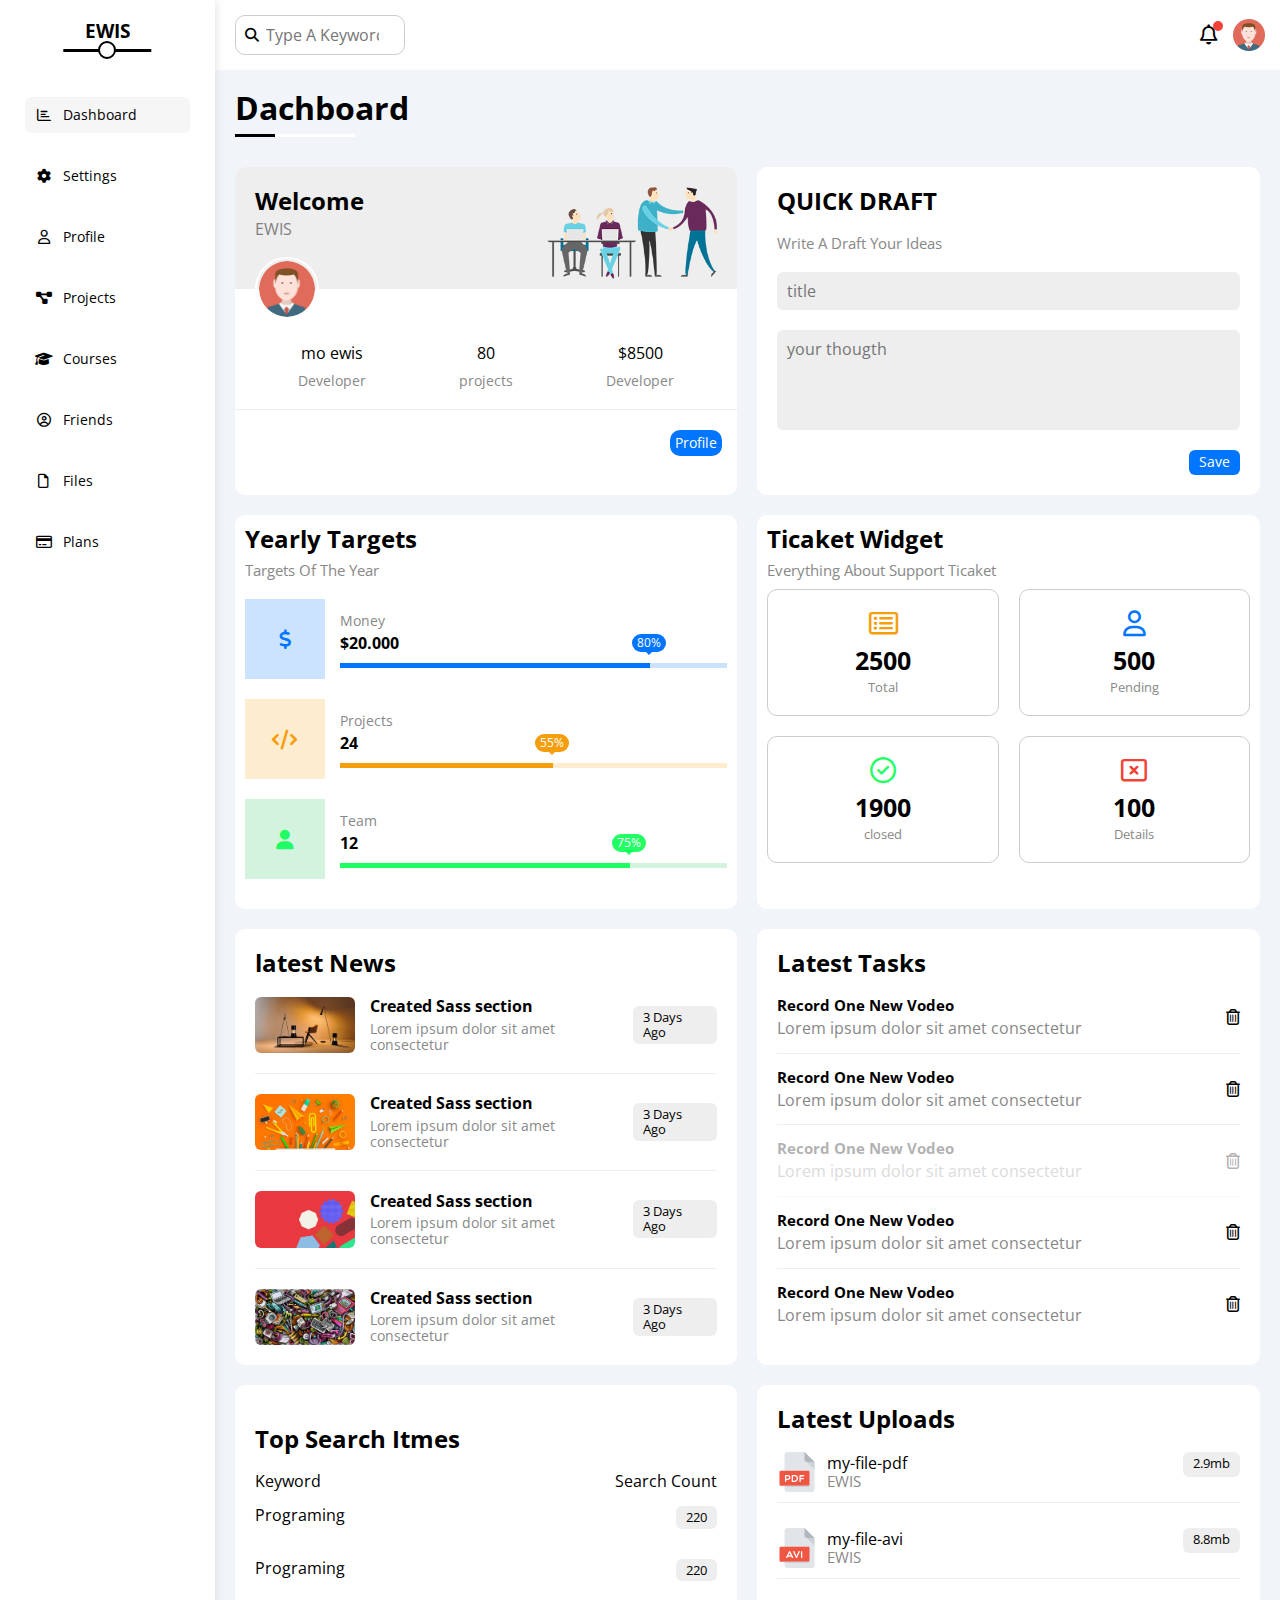
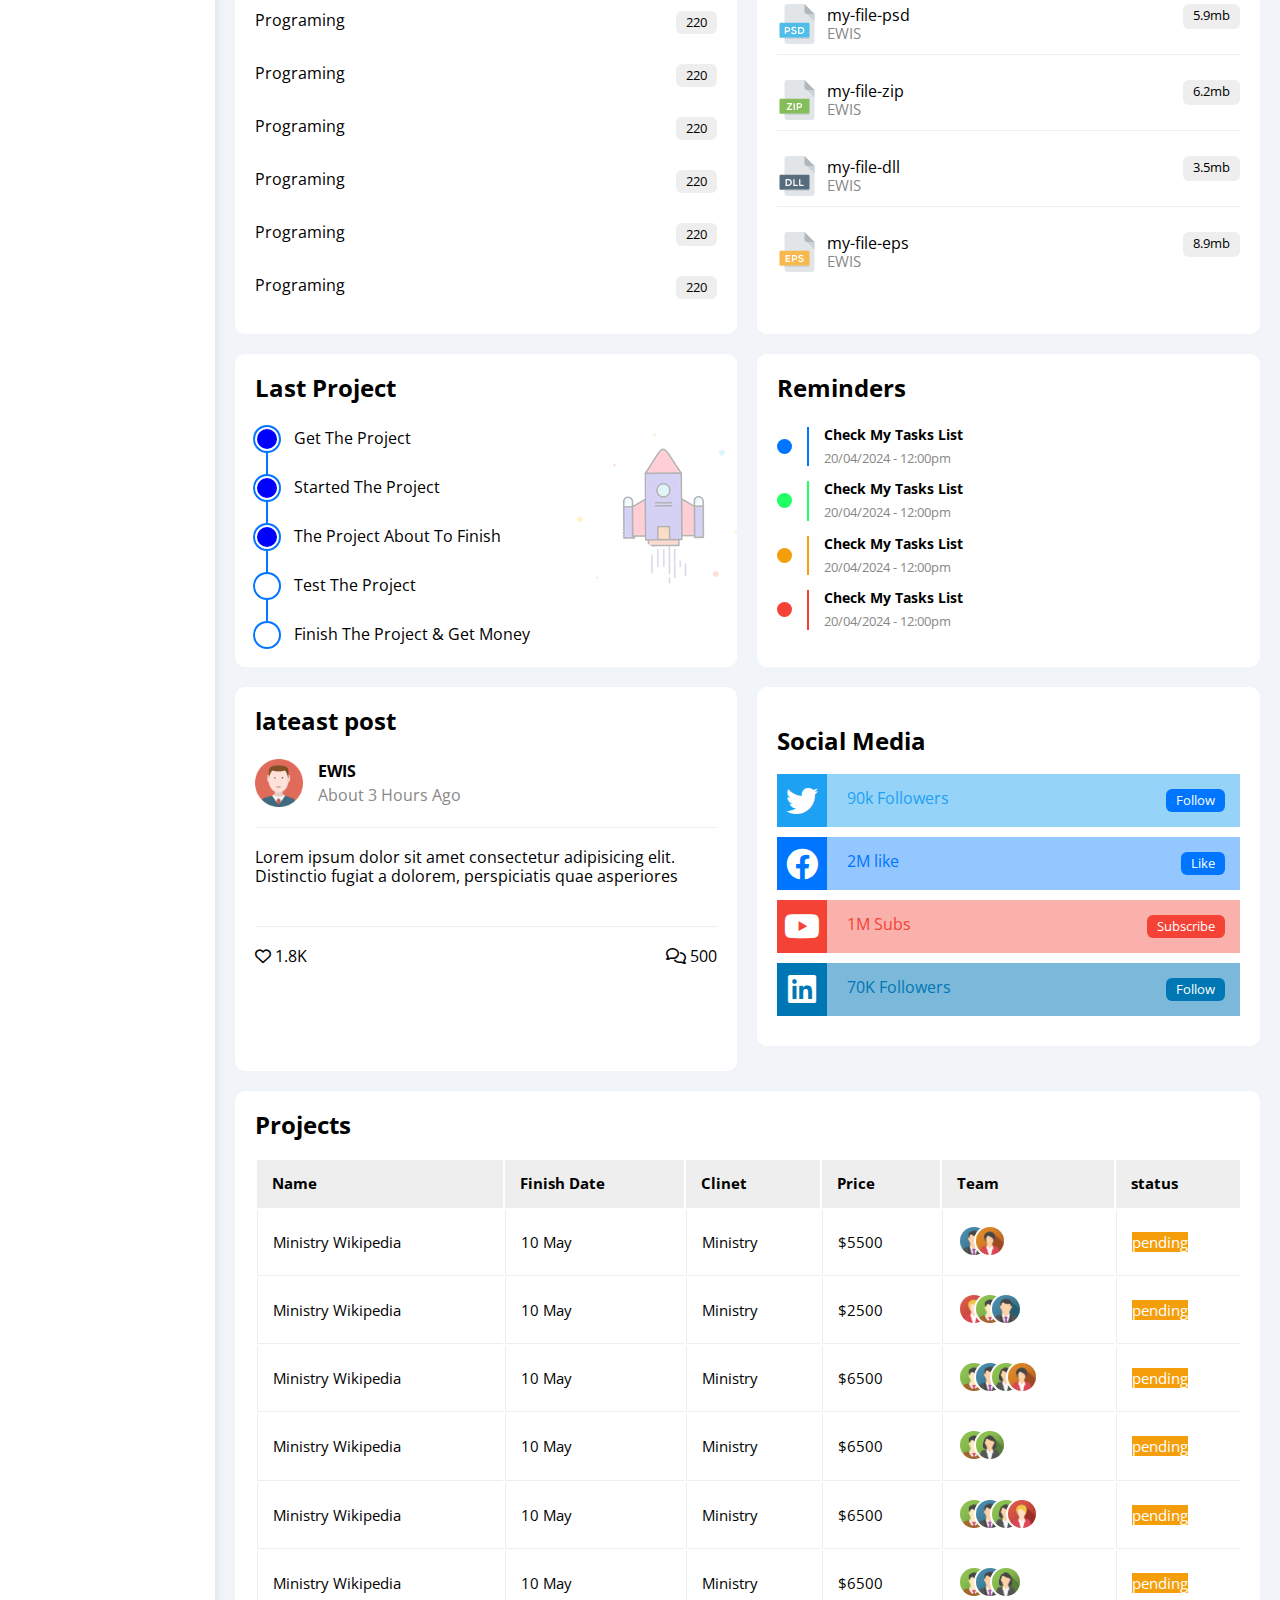
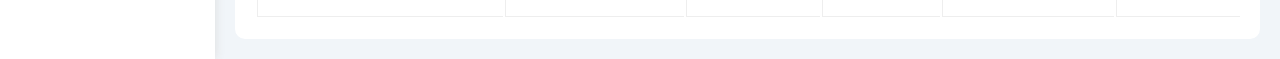
<file: index.html>
<!DOCTYPE html>
<html lang="en">
<head>
    <meta charset="UTF-8">
    <meta name="viewport" content="width=device-width, initial-scale=1.0">
    <title>Dashboard</title>
    <link rel="stylesheet" href="css/index.css">
    <link rel="stylesheet" href="css/frmework.css">
    <link rel="stylesheet" href="css/all.min.css">
    <link rel="stylesheet" href="css/Normalize.css">
    <link rel="preconnect" href="https://fonts.googleapis.com">
    <link rel="preconnect" href="https://fonts.gstatic.com" crossorigin>
    <link
        href="https://fonts.googleapis.com/css2?family=Cairo:wght@200..1000&family=Open+Sans:ital@0;1&family=Poppins:wght@300;400;700;800&family=Ubuntu&family=Work+Sans:ital,wght@0,100..900;1,100..900&display=swap"rel="stylesheet">
</head>
<body>
    <div class="page d-flex">
        <div class="sidebar bg-white p-20 p-relative">
            <h3 class="p-relative txt-c mt-0">EWIS</h3>
<ul>
    <li>
        <a class="active d-flex align-center fs-14 c-black rad-6 p-10" href="index.html">
            <i class="fa-regular fa-chart-bar fa-fw"></i>
            <span>Dashboard</span>
        </a>
    </li>
    <li>
        <a class="d-flex align-center fs-14 c-black rad-6 p-10" href="settings.html">
            <i class="fa-solid fa-gear fa-fw"></i>
            <span>Settings</span>
        </a>
    </li>
    <li>
        <a class="d-flex align-center fs-14 c-black rad-6 p-10" href="profile.html">
            <i class="fa-regular fa-user fa-fw"></i>
            <span>Profile</span>
        </a>
    </li>
    <li>
        <a class="d-flex align-center fs-14 c-black rad-6 p-10" href="projects.html">
            <i class="fa-solid fa-diagram-project fa-fw"></i>
            <span>Projects</span>
        </a>
    </li>
    <li>
        <a class="d-flex align-center fs-14 c-black rad-6 p-10" href="courses.html">
            <i class="fa-solid fa-graduation-cap fa-fw"></i>
            <span>Courses</span>
        </a>
    </li>
    <li>
        <a class="d-flex align-center fs-14 c-black rad-6 p-10" href="friends.html">
            <i class="fa-regular fa-circle-user fa-fw"></i>
            <span>Friends</span>
        </a>
    </li>
    <li>
        <a class="d-flex align-center fs-14 c-black rad-6 p-10" href="files.html">
            <i class="fa-regular fa-file fa-fw"></i>
            <span>Files</span>
        </a>
    </li>
    <li>
        <a class="d-flex align-center fs-14 c-black rad-6 p-10" href="plans.html">
            <i class="fa-regular fa-credit-card fa-fw"></i>
            <span>Plans</span>
        </a>
    </li>
</ul>
        </div>
        <div class="content w-full">
            <div class="head bg-white p-15 between-flex">
                <div class="search p-relative">
                    <input class="p-10" type="search" placeholder="Type A Keyword">
                </div>
                <div class="icons d-flex align-center ">
                    <span class="notification p-relative">
                        <i class="fa-regular fa-bell fa-lg"></i>
                    </span>
                    <img src="image/avatar.png" alt="">
                </div>
            </div>
            <h1 class="p-relative">Dachboard</h1>
            <div class="wrapper d-grid gap-20">
                <div class="welcome bg-white txt-c-mobile block-mobile">
                    <div class="intro d-flex space-between p-20 bg-eee">
                        <div>
                            <h2 class="m-0">Welcome</h2>
                            <p class="c-grey mt-5">EWIS</p>
                        </div>
                        <img src="image/welcome.png" alt="">
                    </div>
                    <img src="image/avatar.png" alt="" class="avatar">
                    <div class="body txt-c d-flex p-20 block-mobile mb-20">
                    <div>mo ewis<span>Developer</span></div>
                        <div>80<span>projects</span></div>
                        <div>$8500<span>Developer</span></div>
                    </div>
                    <a class="visit btn-shape" href="#profile.html">Profile</a>
                </div>
                <!--start quick draft widget-->
                <div class="quick-draft">
                    <h2>quick draft</h2>
                    <p>write a draft your ideas</p>
                    <form>
                        <input type="text" placeholder="title">
                        <textarea placeholder="your thougth "></textarea>
                        <input class="save btn-shape" type="submit" value="Save">
                    </form>
                </div>
                <!--end quick draft widget-->
                <!-- start Yearly Targets-->
                <div class="targets">
                    <h2>Yearly Targets</h2>
                    <p>Targets Of The Year</p>
                    <div class="target-row  blue">
                        <div class="icon">
                            <i class="fa-solid fa-dollar-sign fa-lg"></i>
                        </div>
                        <div class="details">
                            <span class="span-one">Money</span>
                            <span class="span-tow">$20.000</span>
                            <div class="progress">
                                <span class="blue" style="width: 80%">
                                    <span>80%</span>
                                </span>
                            </div>
                        </div>
                    </div>
                    <div class="target-row  orange">
                        <div class="icon">
                            <i class="fa-solid fa-code fa-lg"></i>
                        </div>
                        <div class="details">
                            <span class="span-one">Projects</span>
                            <span class="span-tow">24</span>
                            <div class="progress">
                                <span class="orange" style="width: 55%">
                                    <span>55%</span>
                                </span>
                            </div>
                        </div>
                    </div>
                    <div class="target-row  green">
                        <div class="icon">
                            <i class="fa-solid fa-user fa-lg"></i>
                        </div>
                        <div class="details">
                            <span class="span-one">Team</span>
                            <span class="span-tow">12</span>
                            <div class="progress">
                                <span class="green" style="width: 75%">
                                    <span>75%</span>
                                </span>
                            </div>
                        </div>
                    </div>
                </div>
                <!-- end Yearly Targets-->
                <!-- start ticaket widget-->
                <div class="ticaket">
                    <h2>Ticaket Widget</h2>
                    <p>Everything About Support Ticaket</p>
                    <div class="boxs">
                        <div class="box">
                            <i class="fa-regular fa-rectangle-list fa-2x orange"></i>
                            <span>2500</span>
                            Total
                        </div>
                        <div class="box">
                            <i class="fa-regular fa-user fa-2x blue"></i>
                            <span>500</span>
                            Pending
                        </div>
                        <div class="box">
                            <i class="fa-regular fa-circle-check fa-2x green"></i>
                            <span>1900</span>
                            closed
                        </div>
                        <div class="box">
                            <i class="fa-regular fa-rectangle-xmark fa-2x red"></i>
                            <span>100</span>
                            Details
                        </div>
                    </div>
                </div>
                <!-- end ticaket widget-->
                <!-- start latest news-->
                <div class="latest-news">
                    <h2>latest News</h2>
                    <div class="news-row">
                        <img src="image/news-01.png" alt="">
                        <div class="info">
                            <h3>Created Sass section</h3>
                            <p>Lorem ipsum dolor sit amet consectetur</p>
                        </div>
                        <div class="label btn-shape">3 Days Ago</div>
                    </div>
                    <div class="news-row">
                        <img src="image/news-02.png" alt="">
                        <div class="info">
                            <h3>Created Sass section</h3>
                            <p>Lorem ipsum dolor sit amet consectetur</p>
                        </div>
                        <div class="label btn-shape">3 Days Ago</div>
                    </div>
                    <div class="news-row">
                        <img src="image/news-03.png" alt="">
                        <div class="info">
                            <h3>Created Sass section</h3>
                            <p>Lorem ipsum dolor sit amet consectetur</p>
                        </div>
                        <div class="label btn-shape">3 Days Ago</div>
                    </div>
                    <div class="news-row">
                        <img src="image/news-04.png" alt="">
                        <div class="info">
                            <h3>Created Sass section</h3>
                            <p>Lorem ipsum dolor sit amet consectetur</p>
                        </div>
                        <div class="label btn-shape">3 Days Ago</div>
                    </div>
                </div>
                <!-- end latest news-->
                <!--start tasks-->
                <div class="tasks">
                    <h2> Latest Tasks</h2>
                    <div class="task-row">
                        <div class="info">
                            <h3>Record One New Vodeo</h3>
                            <p>Lorem ipsum dolor sit amet consectetur</p>
                        </div>
                        <i class="fa-regular fa-trash-can delete"></i>
                    </div>
                    <div class="task-row">
                        <div class="info">
                            <h3>Record One New Vodeo</h3>
                            <p>Lorem ipsum dolor sit amet consectetur</p>
                        </div>
                        <i class="fa-regular fa-trash-can delete"></i>
                    </div>
                    <div class="task-row done">
                        <div class="info">
                            <h3>Record One New Vodeo</h3>
                            <p>Lorem ipsum dolor sit amet consectetur</p>
                        </div>
                        <i class="fa-regular fa-trash-can delete"></i>
                    </div>
                    <div class="task-row">
                        <div class="info">
                            <h3>Record One New Vodeo</h3>
                            <p>Lorem ipsum dolor sit amet consectetur</p>
                        </div>
                        <i class="fa-regular fa-trash-can delete"></i>
                    </div>
                    <div class="task-row">
                        <div class="info">
                            <h3>Record One New Vodeo</h3>
                            <p>Lorem ipsum dolor sit amet consectetur</p>
                        </div>
                        <i class="fa-regular fa-trash-can delete"></i>
                    </div>
                </div>
                <!--end tasks-->
                <!--start search-->
                <div class="search-items">
                    <h2>Top Search Itmes</h2>
                    <div class="items-head">
                        <div>Keyword</div>
                        <div>Search Count</div>
                    </div>
                    <div class="items">
                        <span>Programing</span>
                        <span class="btn-shape">220</span>
                    </div>
                    <div class="items">
                        <span>Programing</span>
                        <span class="btn-shape">220</span>
                    </div>
                    <div class="items">
                        <span>Programing</span>
                        <span class="btn-shape">220</span>
                    </div>
                    <div class="items">
                        <span>Programing</span>
                        <span class="btn-shape">220</span>
                    </div>
                    <div class="items">
                        <span>Programing</span>
                        <span class="btn-shape">220</span>
                    </div>
                    <div class="items">
                        <span>Programing</span>
                        <span class="btn-shape">220</span>
                    </div>
                    <div class="items">
                        <span>Programing</span>
                        <span class="btn-shape">220</span>
                    </div>
                    <div class="items">
                        <span>Programing</span>
                        <span class="btn-shape">220</span>
                    </div>
                </div>
                <!--end search-->
                <!--start latest uploads-->
                <div class="latest-uploads">
                    <h2>Latest Uploads</h2>
                    <ul>
                        <li>
                            <div class="text-info">
                                <img src="image/pdf.svg" alt="">
                                <div class="info">
                                    <span class="span-one">my-file-pdf</span>
                                    <span class="span-tow">EWIS</span>
                                </div>
                            </div>
                            <div class="btn-shape">2.9mb</div>
                        </li>
                        <li>
                            <div class="text-info">
                                <img src="image/avi.svg" alt="">
                                <div class="info">
                                    <span class="span-one">my-file-avi</span>
                                    <span class="span-tow">EWIS</span>
                                </div>
                            </div>
                            <div class="btn-shape">8.8mb</div>
                        </li>
                        <li>
                            <div class="text-info">
                                <img src="image/psd.svg" alt="">
                                <div class="info">
                                    <span class="span-one">my-file-psd</span>
                                    <span class="span-tow">EWIS</span>
                                </div>
                            </div>
                            <div class="btn-shape">5.9mb</div>
                        </li>
                        <li>
                            <div class="text-info">
                                <img src="image/zip.svg" alt="">
                                <div class="info">
                                    <span class="span-one">my-file-zip</span>
                                    <span class="span-tow">EWIS</span>
                                </div>
                            </div>
                            <div class="btn-shape">6.2mb</div>
                        </li>
                        <li>
                            <div class="text-info">
                                <img src="image/dll.svg" alt="">
                                <div class="info">
                                    <span class="span-one">my-file-dll</span>
                                    <span class="span-tow">EWIS</span>
                                </div>
                            </div>
                            <div class="btn-shape">3.5mb</div>
                        </li>
                        <li>
                            <div class="text-info">
                                <img src="image/eps.svg" alt="">
                                <div class="info">
                                    <span class="span-one">my-file-eps</span>
                                    <span class="span-tow">EWIS</span>
                                </div>
                            </div>
                            <div class="btn-shape">8.9mb</div>
                        </li>
                    </ul>
                </div>
                <!--end latest uploads-->
                <!--start last project-->
                <div class="last-project">
                    <h2>Last Project</h2>
                    <ul>
                        <li class="done">get the project</li>
                        <li class="done">started the project</li>
                        <li class="done">the project about to finish</li>
                        <li class="current">test the project</li>
                        <li>finish the project & get money</li>
                    </ul>
                    <img class="img-icon" src="image/project.png" alt="">
                </div>
                <!--end last project-->
                <!--start reminders-->
                <div class="reminders">
                    <h2>Reminders</h2>
                    <ul>
                        <li>
                            <span class=" c-blue key"></span>
                            <div class="blue">
                                <p>Check My Tasks List</p>
                                <span>20/04/2024 - 12:00pm</span>
                            </div>
                        </li>
                        <li>
                            <span class="c-green key"></span>
                            <div class=" green">
                                <p>Check My Tasks List</p>
                                <span>20/04/2024 - 12:00pm</span>
                            </div>
                        </li>
                        <li>
                            <span class=" c-orange key"></span>
                            <div class="orange">
                                <p>Check My Tasks List</p>
                                <span>20/04/2024 - 12:00pm</span>
                            </div>
                        </li>
                        <li>
                            <span class=" c-red key"></span>
                            <div class="red">
                                <p>Check My Tasks List</p>
                                <span>20/04/2024 - 12:00pm</span>
                            </div>
                        </li>
                    </ul>
                </div>
                <!--end reminders-->
                <!--start latest post-->
                <div class="latest-post">
                    <h2>lateast post</h2>
                    <div class="top">
                        <img class="avatar" src="image/avatar.png" alt="">
                        <div class="info">
                            <span class="span-one">EWIS</span>
                            <span class="span-tow">About 3 Hours Ago</span>
                        </div>
                    </div>
                    <div class="post-content">
                        Lorem ipsum dolor sit amet consectetur adipisicing elit. Distinctio fugiat a dolorem, perspiciatis quae asperiores
                    </div>
                    <div class="post-stats">
                        <div class="icon">
                            <i class="fa-regular fa-heart"></i>
                            <span>1.8K</span>
                        </div>
                        <div class="icon">
                            <i class="fa-regular fa-comments"></i>
                            <span>500</span>
                        </div>
                    </div>
                </div>
                <!--end latest post-->
                <!--start social media-->
                <div class="social-media">
                    <h2>Social Media</h2>
                    <div class="box twitter">
                        <i class="fa-brands fa-twitter fa-2x"></i>
                        <span>90k Followers</span>
                        <a class="btn-shape" href="#">Follow</a>
                    </div>
                    <div class="box facebook">
                        <i class="fa-brands fa-facebook fa-2x"></i>
                        <span>2M like</span>
                        <a class="btn-shape" href="#">Like</a>
                    </div>
                    <div class="box youtube">
                        <i class="fa-brands fa-youtube fa-2x"></i>
                        <span>1M Subs</span>
                        <a class="btn-shape" href="#">Subscribe</a>
                    </div>
                    <div class="box linkedin">
                        <i class="fa-brands fa-linkedin fa-2x"></i>
                        <span>70K Followers</span>
                        <a class="btn-shape" href="#">Follow</a>
                    </div>
                </div>
                <!--start social media-->
        </div>
        <!--start projects table-->
        <div class="projects">
            <h2>Projects</h2>
            <div class="responsive-table">
                <table>
                    <thead>
                        <tr>
                            <td>Name</td>
                            <td>Finish Date</td>
                            <td>Clinet</td>
                            <td>Price</td>
                            <td>Team</td>
                            <td>status</td>
                        </tr>
                    </thead>
                    <tbody>
                        <tr>
                            <td>Ministry Wikipedia</td>
                            <td>10 May</td>
                            <td>Ministry</td>
                            <td>$5500</td>
                            <td>
                                <img src="image/team-01.png" alt="">
                                <img src="image/team-04.png" alt="">
                            </td>
                            <td>
                                <span class="label bg-orange c-white">pending</span>
                            </td>
                        </tr>
                        <tr>
                            <td>Ministry Wikipedia</td>
                            <td>10 May</td>
                            <td>Ministry</td>
                            <td>$2500</td>
                            <td>
                                <img src="image/team-05.png" alt="">
                                <img src="image/team-03.png" alt="">
                                <img src="image/team-01.png" alt="">
                            </td>
                            <td>
                                <span class="label bg-orange c-white">pending</span>
                            </td>
                        </tr>
                        <tr>
                            <td>Ministry Wikipedia</td>
                            <td>10 May</td>
                            <td>Ministry</td>
                            <td>$6500</td>
                            <td>
                                <img src="image/team-03.png" alt="">
                                <img src="image/team-01.png" alt="">
                                <img src="image/team-02.png" alt="">
                                <img src="image/team-04.png" alt="">
                            </td>
                            <td>
                                <span class="label bg-orange c-white">pending</span>
                            </td>
                        </tr>
                        <tr>
                            <td>Ministry Wikipedia</td>
                            <td>10 May</td>
                            <td>Ministry</td>
                            <td>$6500</td>
                            <td>
                                <img src="image/team-03.png" alt="">
                                <img src="image/team-02.png" alt="">
                            </td>
                            <td>
                                <span class="label bg-orange c-white">pending</span>
                            </td>
                        </tr>
                        <tr>
                            <td>Ministry Wikipedia</td>
                            <td>10 May</td>
                            <td>Ministry</td>
                            <td>$6500</td>
                            <td>
                                <img src="image/team-03.png" alt="">
                                <img src="image/team-01.png" alt="">
                                <img src="image/team-02.png" alt="">
                                <img src="image/team-05.png" alt="">
                            </td>
                            <td>
                                <span class="label bg-orange c-white">pending</span>
                            </td>
                        </tr>
                        <tr>
                            <td>Ministry Wikipedia</td>
                            <td>10 May</td>
                            <td>Ministry</td>
                            <td>$6500</td>
                            <td>
                                <img src="image/team-03.png" alt="">
                                <img src="image/team-01.png" alt="">
                                <img src="image/team-02.png" alt="">
                            </td>
                            <td>
                                <span class="label bg-orange c-white">pending</span>
                            </td>
                        </tr>
                    </tbody>
                </table>
            </div>
        </div>
        <!--end projects table-->
    </div>
</body>
</html>
</file>
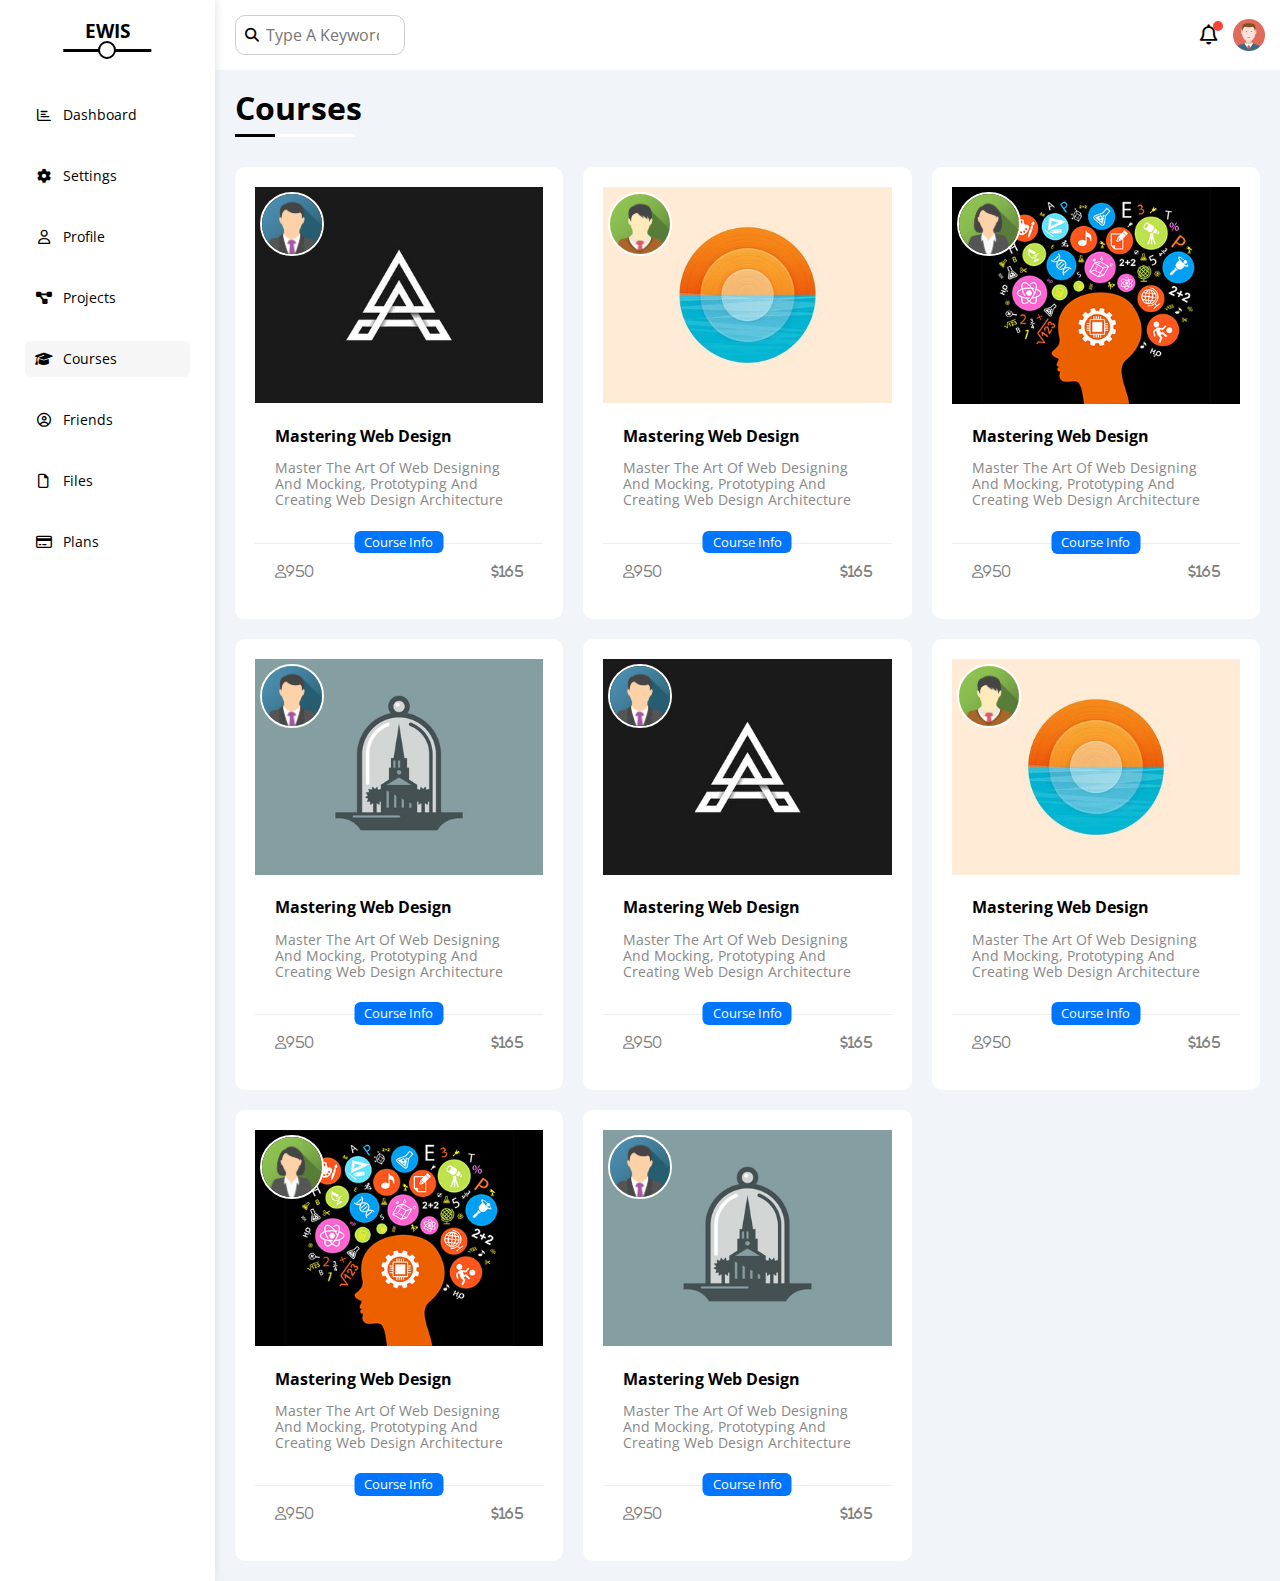
<file: courses.html>
<!DOCTYPE html>
<html lang="en">

<head>
    <meta charset="UTF-8">
    <meta name="viewport" content="width=device-width, initial-scale=1.0">
    <title>Courses</title>
    <link rel="stylesheet" href="css/index.css">
    <link rel="stylesheet" href="css/frmework.css">
    <link rel="stylesheet" href="css/all.min.css">
    <link rel="stylesheet" href="css/Normalize.css">
    <link rel="preconnect" href="https://fonts.googleapis.com">
    <link rel="preconnect" href="https://fonts.gstatic.com" crossorigin>
    <link
        href="https://fonts.googleapis.com/css2?family=Cairo:wght@200..1000&family=Open+Sans:ital@0;1&family=Poppins:wght@300;400;700;800&family=Ubuntu&family=Work+Sans:ital,wght@0,100..900;1,100..900&display=swap"
        rel="stylesheet">
</head>

<body>
    <div class="page d-flex">
        <div class="sidebar bg-white p-20 p-relative">
            <h3 class="p-relative txt-c mt-0">EWIS</h3>
            <ul>
                <li>
                    <a class=" d-flex align-center fs-14 c-black rad-6 p-10" href="index.html">
                        <i class="fa-regular fa-chart-bar fa-fw"></i>
                        <span>Dashboard</span>
                    </a>
                </li>
                <li>
                    <a class="d-flex align-center fs-14 c-black rad-6 p-10" href="settings.html">
                        <i class="fa-solid fa-gear fa-fw"></i>
                        <span>Settings</span>
                    </a>
                </li>
                <li>
                    <a class=" d-flex align-center fs-14 c-black rad-6 p-10" href="profile.html">
                        <i class="fa-regular fa-user fa-fw"></i>
                        <span>Profile</span>
                    </a>
                </li>
                <li>
                    <a class=" d-flex align-center fs-14 c-black rad-6 p-10" href="projects.html">
                        <i class="fa-solid fa-diagram-project fa-fw"></i>
                        <span>Projects</span>
                    </a>
                </li>
                <li>
                    <a class="active d-flex align-center fs-14 c-black rad-6 p-10" href="courses.html">
                        <i class="fa-solid fa-graduation-cap fa-fw"></i>
                        <span>Courses</span>
                    </a>
                </li>
                <li>
                    <a class="d-flex align-center fs-14 c-black rad-6 p-10" href="friends.html">
                        <i class="fa-regular fa-circle-user fa-fw"></i>
                        <span>Friends</span>
                    </a>
                </li>
                <li>
                    <a class="d-flex align-center fs-14 c-black rad-6 p-10" href="files.html">
                        <i class="fa-regular fa-file fa-fw"></i>
                        <span>Files</span>
                    </a>
                </li>
                <li>
                    <a class="d-flex align-center fs-14 c-black rad-6 p-10" href="plans.html">
                        <i class="fa-regular fa-credit-card fa-fw"></i>
                        <span>Plans</span>
                    </a>
                </li>
            </ul>
        </div>
        <div class="content w-full">
            <div class="head bg-white p-15 between-flex">
                <div class="search p-relative">
                    <input class="p-10" type="search" placeholder="Type A Keyword">
                </div>
                <div class="icons d-flex align-center ">
                    <span class="notification p-relative">
                        <i class="fa-regular fa-bell fa-lg"></i>
                    </span>
                    <img src="image/avatar.png" alt="">
                </div>
            </div>
            <h1 class="p-relative">Courses</h1>
            <div class="courses-page">
                <div class="courses">
                    <img class="cover" src="image/course-01.jpg" alt="">
                    <img class="instructor" src="image/team-01.png" alt="">
                    <div class="info">
                        <h4>Mastering Web Design</h4>
                        <p class="description">Master The Art Of Web Designing And Mocking, Prototyping And Creating Web Design Architecture</p>
                    </div>
                    <div class="info-course">
                        <span class=" btn-shape title">Course Info</span>
                        <span class="c-grey">
                            <i class="fa-regular fa-user">950</i>
                        </span>
                        <span class="c-grey">
                            <i class="fa-solid fa-dollar-sign">165</i>
                        </span>
                    </div>
                </div>
                <div class="courses">
                    <img class="cover" src="image/course-03.jpg" alt="">
                    <img class="instructor" src="image/team-03.png" alt="">
                    <div class="info">
                        <h4>Mastering Web Design</h4>
                        <p class="description">Master The Art Of Web Designing And Mocking, Prototyping And Creating Web Design Architecture</p>
                    </div>
                    <div class="info-course">
                        <span class=" btn-shape title">Course Info</span>
                        <span class="c-grey">
                            <i class="fa-regular fa-user">950</i>
                        </span>
                        <span class="c-grey">
                            <i class="fa-solid fa-dollar-sign">165</i>
                        </span>
                    </div>
                </div>
                <div class="courses">
                    <img class="cover" src="image/course-02.jpg" alt="">
                    <img class="instructor" src="image/team-02.png" alt="">
                    <div class="info">
                        <h4>Mastering Web Design</h4>
                        <p class="description">Master The Art Of Web Designing And Mocking, Prototyping And Creating Web Design Architecture</p>
                    </div>
                    <div class="info-course">
                        <span class=" btn-shape title">Course Info</span>
                        <span class="c-grey">
                            <i class="fa-regular fa-user">950</i>
                        </span>
                        <span class="c-grey">
                            <i class="fa-solid fa-dollar-sign">165</i>
                        </span>
                    </div>
                </div>
                <div class="courses">
                    <img class="cover" src="image/course-04.jpg" alt="">
                    <img class="instructor" src="image/team-01.png" alt="">
                    <div class="info">
                        <h4>Mastering Web Design</h4>
                        <p class="description">Master The Art Of Web Designing And Mocking, Prototyping And Creating Web Design Architecture</p>
                    </div>
                    <div class="info-course">
                        <span class=" btn-shape title">Course Info</span>
                        <span class="c-grey">
                            <i class="fa-regular fa-user">950</i>
                        </span>
                        <span class="c-grey">
                            <i class="fa-solid fa-dollar-sign">165</i>
                        </span>
                    </div>
                </div>
                <div class="courses">
                    <img class="cover" src="image/course-01.jpg" alt="">
                    <img class="instructor" src="image/team-01.png" alt="">
                    <div class="info">
                        <h4>Mastering Web Design</h4>
                        <p class="description">Master The Art Of Web Designing And Mocking, Prototyping And Creating Web Design Architecture</p>
                    </div>
                    <div class="info-course">
                        <span class=" btn-shape title">Course Info</span>
                        <span class="c-grey">
                            <i class="fa-regular fa-user">950</i>
                        </span>
                        <span class="c-grey">
                            <i class="fa-solid fa-dollar-sign">165</i>
                        </span>
                    </div>
                </div>
                <div class="courses">
                    <img class="cover" src="image/course-03.jpg" alt="">
                    <img class="instructor" src="image/team-03.png" alt="">
                    <div class="info">
                        <h4>Mastering Web Design</h4>
                        <p class="description">Master The Art Of Web Designing And Mocking, Prototyping And Creating Web Design Architecture</p>
                    </div>
                    <div class="info-course">
                        <span class=" btn-shape title">Course Info</span>
                        <span class="c-grey">
                            <i class="fa-regular fa-user">950</i>
                        </span>
                        <span class="c-grey">
                            <i class="fa-solid fa-dollar-sign">165</i>
                        </span>
                    </div>
                </div>
                <div class="courses">
                    <img class="cover" src="image/course-02.jpg" alt="">
                    <img class="instructor" src="image/team-02.png" alt="">
                    <div class="info">
                        <h4>Mastering Web Design</h4>
                        <p class="description">Master The Art Of Web Designing And Mocking, Prototyping And Creating Web Design Architecture</p>
                    </div>
                    <div class="info-course">
                        <span class=" btn-shape title">Course Info</span>
                        <span class="c-grey">
                            <i class="fa-regular fa-user">950</i>
                        </span>
                        <span class="c-grey">
                            <i class="fa-solid fa-dollar-sign">165</i>
                        </span>
                    </div>
                </div>
                <div class="courses">
                    <img class="cover" src="image/course-04.jpg" alt="">
                    <img class="instructor" src="image/team-01.png" alt="">
                    <div class="info">
                        <h4>Mastering Web Design</h4>
                        <p class="description">Master The Art Of Web Designing And Mocking, Prototyping And Creating Web Design Architecture</p>
                    </div>
                    <div class="info-course">
                        <span class=" btn-shape title">Course Info</span>
                        <span class="c-grey">
                            <i class="fa-regular fa-user">950</i>
                        </span>
                        <span class="c-grey">
                            <i class="fa-solid fa-dollar-sign">165</i>
                        </span>
                    </div>
                </div>
            </div>
        </div>
</body>
</html>
</file>
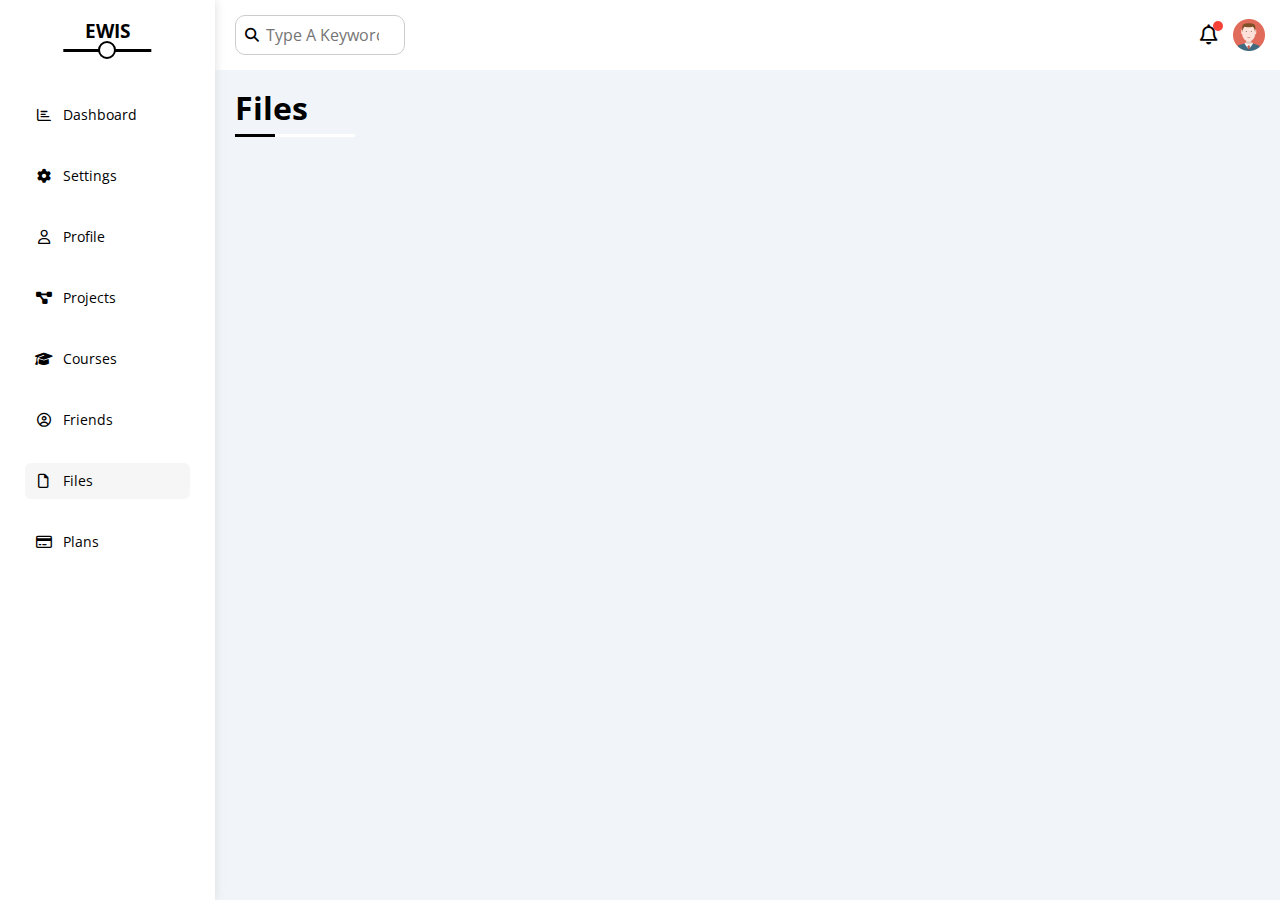
<file: files.html>
<!DOCTYPE html>
<html lang="en">

<head>
    <meta charset="UTF-8">
    <meta name="viewport" content="width=device-width, initial-scale=1.0">
    <title>Files</title>
    <link rel="stylesheet" href="css/index.css">
    <link rel="stylesheet" href="css/frmework.css">
    <link rel="stylesheet" href="css/all.min.css">
    <link rel="stylesheet" href="css/Normalize.css">
    <link rel="preconnect" href="https://fonts.googleapis.com">
    <link rel="preconnect" href="https://fonts.gstatic.com" crossorigin>
    <link
        href="https://fonts.googleapis.com/css2?family=Cairo:wght@200..1000&family=Open+Sans:ital@0;1&family=Poppins:wght@300;400;700;800&family=Ubuntu&family=Work+Sans:ital,wght@0,100..900;1,100..900&display=swap"
        rel="stylesheet">
</head>

<body>
    <div class="page d-flex">
        <div class="sidebar bg-white p-20 p-relative">
            <h3 class="p-relative txt-c mt-0">EWIS</h3>
            <ul>
                <li>
                    <a class=" d-flex align-center fs-14 c-black rad-6 p-10" href="index.html">
                        <i class="fa-regular fa-chart-bar fa-fw"></i>
                        <span>Dashboard</span>
                    </a>
                </li>
                <li>
                    <a class="d-flex align-center fs-14 c-black rad-6 p-10" href="settings.html">
                        <i class="fa-solid fa-gear fa-fw"></i>
                        <span>Settings</span>
                    </a>
                </li>
                <li>
                    <a class=" d-flex align-center fs-14 c-black rad-6 p-10" href="profile.html">
                        <i class="fa-regular fa-user fa-fw"></i>
                        <span>Profile</span>
                    </a>
                </li>
                <li>
                    <a class=" d-flex align-center fs-14 c-black rad-6 p-10" href="projects.html">
                        <i class="fa-solid fa-diagram-project fa-fw"></i>
                        <span>Projects</span>
                    </a>
                </li>
                <li>
                    <a class="d-flex align-center fs-14 c-black rad-6 p-10" href="courses.html">
                        <i class="fa-solid fa-graduation-cap fa-fw"></i>
                        <span>Courses</span>
                    </a>
                </li>
                <li>
                    <a class=" d-flex align-center fs-14 c-black rad-6 p-10" href="friends.html">
                        <i class="fa-regular fa-circle-user fa-fw"></i>
                        <span>Friends</span>
                    </a>
                </li>
                <li>
                    <a class="active d-flex align-center fs-14 c-black rad-6 p-10" href="files.html">
                        <i class="fa-regular fa-file fa-fw"></i>
                        <span>Files</span>
                    </a>
                </li>
                <li>
                    <a class="d-flex align-center fs-14 c-black rad-6 p-10" href="plans.html">
                        <i class="fa-regular fa-credit-card fa-fw"></i>
                        <span>Plans</span>
                    </a>
                </li>
            </ul>
        </div>
        <div class="content w-full">
            <div class="head bg-white p-15 between-flex">
                <div class="search p-relative">
                    <input class="p-10" type="search" placeholder="Type A Keyword">
                </div>
                <div class="icons d-flex align-center ">
                    <span class="notification p-relative">
                        <i class="fa-regular fa-bell fa-lg"></i>
                    </span>
                    <img src="image/avatar.png" alt="">
                </div>
            </div>
            <h1 class="p-relative">Files</h1>
            <div class="files-page">
                
            </div>
        </div>
</body>
</html>
</file>
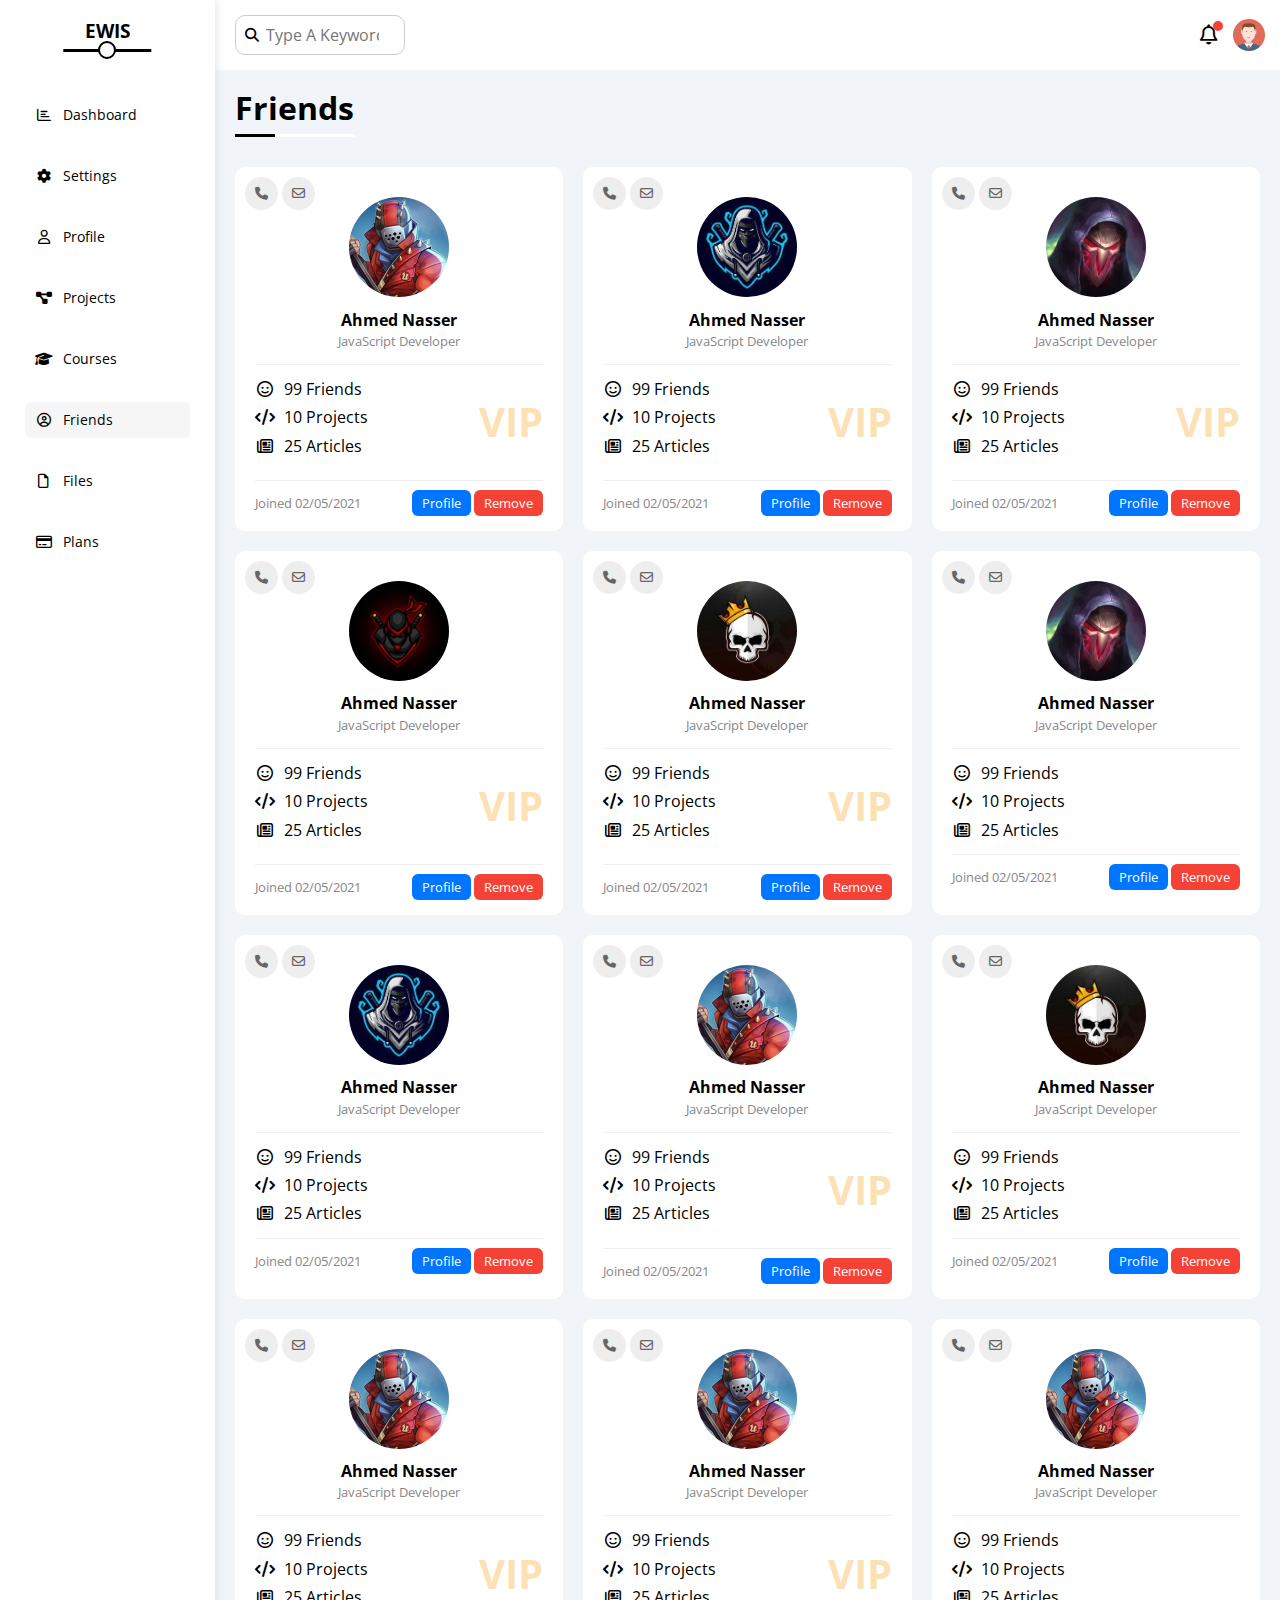
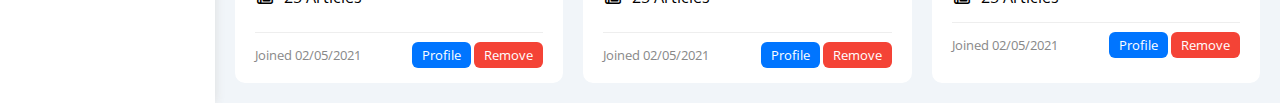
<file: friends.html>
<!DOCTYPE html>
<html lang="en">

<head>
    <meta charset="UTF-8">
    <meta name="viewport" content="width=device-width, initial-scale=1.0">
    <title>Friends</title>
    <link rel="stylesheet" href="css/index.css">
    <link rel="stylesheet" href="css/frmework.css">
    <link rel="stylesheet" href="css/all.min.css">
    <link rel="stylesheet" href="css/Normalize.css">
    <link rel="preconnect" href="https://fonts.googleapis.com">
    <link rel="preconnect" href="https://fonts.gstatic.com" crossorigin>
    <link
        href="https://fonts.googleapis.com/css2?family=Cairo:wght@200..1000&family=Open+Sans:ital@0;1&family=Poppins:wght@300;400;700;800&family=Ubuntu&family=Work+Sans:ital,wght@0,100..900;1,100..900&display=swap"
        rel="stylesheet">
</head>

<body>
    <div class="page d-flex">
        <div class="sidebar bg-white p-20 p-relative">
            <h3 class="p-relative txt-c mt-0">EWIS</h3>
            <ul>
                <li>
                    <a class=" d-flex align-center fs-14 c-black rad-6 p-10" href="index.html">
                        <i class="fa-regular fa-chart-bar fa-fw"></i>
                        <span>Dashboard</span>
                    </a>
                </li>
                <li>
                    <a class="d-flex align-center fs-14 c-black rad-6 p-10" href="settings.html">
                        <i class="fa-solid fa-gear fa-fw"></i>
                        <span>Settings</span>
                    </a>
                </li>
                <li>
                    <a class=" d-flex align-center fs-14 c-black rad-6 p-10" href="profile.html">
                        <i class="fa-regular fa-user fa-fw"></i>
                        <span>Profile</span>
                    </a>
                </li>
                <li>
                    <a class=" d-flex align-center fs-14 c-black rad-6 p-10" href="projects.html">
                        <i class="fa-solid fa-diagram-project fa-fw"></i>
                        <span>Projects</span>
                    </a>
                </li>
                <li>
                    <a class="d-flex align-center fs-14 c-black rad-6 p-10" href="courses.html">
                        <i class="fa-solid fa-graduation-cap fa-fw"></i>
                        <span>Courses</span>
                    </a>
                </li>
                <li>
                    <a class="active d-flex align-center fs-14 c-black rad-6 p-10" href="friends.html">
                        <i class="fa-regular fa-circle-user fa-fw"></i>
                        <span>Friends</span>
                    </a>
                </li>
                <li>
                    <a class="d-flex align-center fs-14 c-black rad-6 p-10" href="files.html">
                        <i class="fa-regular fa-file fa-fw"></i>
                        <span>Files</span>
                    </a>
                </li>
                <li>
                    <a class="d-flex align-center fs-14 c-black rad-6 p-10" href="plans.html">
                        <i class="fa-regular fa-credit-card fa-fw"></i>
                        <span>Plans</span>
                    </a>
                </li>
            </ul>
        </div>
        <div class="content w-full">
            <div class="head bg-white p-15 between-flex">
                <div class="search p-relative">
                    <input class="p-10" type="search" placeholder="Type A Keyword">
                </div>
                <div class="icons d-flex align-center ">
                    <span class="notification p-relative">
                        <i class="fa-regular fa-bell fa-lg"></i>
                    </span>
                    <img src="image/avatar.png" alt="">
                </div>
            </div>
            <h1 class="p-relative">Friends</h1>
            <div class="friends-page">
                <div class="friends">
                    <div class="contact">
                        <i class="fa-solid fa-phone"></i>
                        <i class="fa-regular fa-envelope"></i>
                    </div>
                    <div class="info">
                        <img src="image/friend-01.jpg" alt="">
                        <h4>Ahmed Nasser</h4>
                        <p>JavaScript Developer</p>
                    </div>
                    <div class="icons">
                        <div class="icon-info">
                            <i class="fa-regular fa-face-smile fa-fw"></i>
                            <span>99 Friends</span>
                        </div>
                        <div class="icon-info">
                            <i class="fa-solid fa-code fa-fw"></i>
                            <span>10 Projects</span>
                        </div>
                        <div class="icon-info">
                            <i class="fa-regular fa-newspaper fa-fw"></i>
                            <span>25 Articles</span>
                        </div>
                        <sapn class="vip">VIP</sapn>
                    </div>
                    <div class="info-text">
                        <span>Joined 02/05/2021</span>
                        <div>
                            <a class="profile btn-shape" href="profile.html">Profile</a>
                            <a class="remove btn-shape" href="#">Remove</a>
                        </div>
                    </div>
                </div>
                <div class="friends">
                    <div class="contact">
                        <i class="fa-solid fa-phone"></i>
                        <i class="fa-regular fa-envelope"></i>
                    </div>
                    <div class="info">
                        <img src="image/friend-02.jpg" alt="">
                        <h4>Ahmed Nasser</h4>
                        <p>JavaScript Developer</p>
                    </div>
                    <div class="icons">
                        <div class="icon-info">
                            <i class="fa-regular fa-face-smile fa-fw"></i>
                            <span>99 Friends</span>
                        </div>
                        <div class="icon-info">
                            <i class="fa-solid fa-code fa-fw"></i>
                            <span>10 Projects</span>
                        </div>
                        <div class="icon-info">
                            <i class="fa-regular fa-newspaper fa-fw"></i>
                            <span>25 Articles</span>
                        </div>
                        <sapn class="vip">VIP</sapn>
                    </div>
                    <div class="info-text">
                        <span>Joined 02/05/2021</span>
                        <div>
                            <a class="profile btn-shape" href="profile.html">Profile</a>
                            <a class="remove btn-shape" href="#">Remove</a>
                        </div>
                    </div>
                </div>
                <div class="friends">
                    <div class="contact">
                        <i class="fa-solid fa-phone"></i>
                        <i class="fa-regular fa-envelope"></i>
                    </div>
                    <div class="info">
                        <img src="image/friend-03.jpg" alt="">
                        <h4>Ahmed Nasser</h4>
                        <p>JavaScript Developer</p>
                    </div>
                    <div class="icons">
                        <div class="icon-info">
                            <i class="fa-regular fa-face-smile fa-fw"></i>
                            <span>99 Friends</span>
                        </div>
                        <div class="icon-info">
                            <i class="fa-solid fa-code fa-fw"></i>
                            <span>10 Projects</span>
                        </div>
                        <div class="icon-info">
                            <i class="fa-regular fa-newspaper fa-fw"></i>
                            <span>25 Articles</span>
                        </div>
                        <sapn class="vip">VIP</sapn>
                    </div>
                    <div class="info-text">
                        <span>Joined 02/05/2021</span>
                        <div>
                            <a class="profile btn-shape" href="profile.html">Profile</a>
                            <a class="remove btn-shape" href="#">Remove</a>
                        </div>
                    </div>
                </div>
                <div class="friends">
                    <div class="contact">
                        <i class="fa-solid fa-phone"></i>
                        <i class="fa-regular fa-envelope"></i>
                    </div>
                    <div class="info">
                        <img src="image/friend-04.jpg" alt="">
                        <h4>Ahmed Nasser</h4>
                        <p>JavaScript Developer</p>
                    </div>
                    <div class="icons">
                        <div class="icon-info">
                            <i class="fa-regular fa-face-smile fa-fw"></i>
                            <span>99 Friends</span>
                        </div>
                        <div class="icon-info">
                            <i class="fa-solid fa-code fa-fw"></i>
                            <span>10 Projects</span>
                        </div>
                        <div class="icon-info">
                            <i class="fa-regular fa-newspaper fa-fw"></i>
                            <span>25 Articles</span>
                        </div>
                        <sapn class="vip">VIP</sapn>
                    </div>
                    <div class="info-text">
                        <span>Joined 02/05/2021</span>
                        <div>
                            <a class="profile btn-shape" href="profile.html">Profile</a>
                            <a class="remove btn-shape" href="#">Remove</a>
                        </div>
                    </div>
                </div>
                <div class="friends">
                    <div class="contact">
                        <i class="fa-solid fa-phone"></i>
                        <i class="fa-regular fa-envelope"></i>
                    </div>
                    <div class="info">
                        <img src="image/friend-05.jpg" alt="">
                        <h4>Ahmed Nasser</h4>
                        <p>JavaScript Developer</p>
                    </div>
                    <div class="icons">
                        <div class="icon-info">
                            <i class="fa-regular fa-face-smile fa-fw"></i>
                            <span>99 Friends</span>
                        </div>
                        <div class="icon-info">
                            <i class="fa-solid fa-code fa-fw"></i>
                            <span>10 Projects</span>
                        </div>
                        <div class="icon-info">
                            <i class="fa-regular fa-newspaper fa-fw"></i>
                            <span>25 Articles</span>
                        </div>
                        <sapn class="vip">VIP</sapn>
                    </div>
                    <div class="info-text">
                        <span>Joined 02/05/2021</span>
                        <div>
                            <a class="profile btn-shape" href="profile.html">Profile</a>
                            <a class="remove btn-shape" href="#">Remove</a>
                        </div>
                    </div>
                </div>
                <div class="friends">
                    <div class="contact">
                        <i class="fa-solid fa-phone"></i>
                        <i class="fa-regular fa-envelope"></i>
                    </div>
                    <div class="info">
                        <img src="image/friend-03.jpg" alt="">
                        <h4>Ahmed Nasser</h4>
                        <p>JavaScript Developer</p>
                    </div>
                    <div class="icons">
                        <div class="icon-info">
                            <i class="fa-regular fa-face-smile fa-fw"></i>
                            <span>99 Friends</span>
                        </div>
                        <div class="icon-info">
                            <i class="fa-solid fa-code fa-fw"></i>
                            <span>10 Projects</span>
                        </div>
                        <div class="icon-info">
                            <i class="fa-regular fa-newspaper fa-fw"></i>
                            <span>25 Articles</span>
                        </div>
                    </div>
                    <div class="info-text">
                        <span>Joined 02/05/2021</span>
                        <div>
                            <a class="profile btn-shape" href="profile.html">Profile</a>
                            <a class="remove btn-shape" href="#">Remove</a>
                        </div>
                    </div>
                </div>
                <div class="friends">
                    <div class="contact">
                        <i class="fa-solid fa-phone"></i>
                        <i class="fa-regular fa-envelope"></i>
                    </div>
                    <div class="info">
                        <img src="image/friend-02.jpg" alt="">
                        <h4>Ahmed Nasser</h4>
                        <p>JavaScript Developer</p>
                    </div>
                    <div class="icons">
                        <div class="icon-info">
                            <i class="fa-regular fa-face-smile fa-fw"></i>
                            <span>99 Friends</span>
                        </div>
                        <div class="icon-info">
                            <i class="fa-solid fa-code fa-fw"></i>
                            <span>10 Projects</span>
                        </div>
                        <div class="icon-info">
                            <i class="fa-regular fa-newspaper fa-fw"></i>
                            <span>25 Articles</span>
                        </div>
                    </div>
                    <div class="info-text">
                        <span>Joined 02/05/2021</span>
                        <div>
                            <a class="profile btn-shape" href="profile.html">Profile</a>
                            <a class="remove btn-shape" href="#">Remove</a>
                        </div>
                    </div>
                </div>
                <div class="friends">
                    <div class="contact">
                        <i class="fa-solid fa-phone"></i>
                        <i class="fa-regular fa-envelope"></i>
                    </div>
                    <div class="info">
                        <img src="image/friend-01.jpg" alt="">
                        <h4>Ahmed Nasser</h4>
                        <p>JavaScript Developer</p>
                    </div>
                    <div class="icons">
                        <div class="icon-info">
                            <i class="fa-regular fa-face-smile fa-fw"></i>
                            <span>99 Friends</span>
                        </div>
                        <div class="icon-info">
                            <i class="fa-solid fa-code fa-fw"></i>
                            <span>10 Projects</span>
                        </div>
                        <div class="icon-info">
                            <i class="fa-regular fa-newspaper fa-fw"></i>
                            <span>25 Articles</span>
                        </div>
                        <sapn class="vip">VIP</sapn>
                    </div>
                    <div class="info-text">
                        <span>Joined 02/05/2021</span>
                        <div>
                            <a class="profile btn-shape" href="profile.html">Profile</a>
                            <a class="remove btn-shape" href="#">Remove</a>
                        </div>
                    </div>
                </div>
                <div class="friends">
                    <div class="contact">
                        <i class="fa-solid fa-phone"></i>
                        <i class="fa-regular fa-envelope"></i>
                    </div>
                    <div class="info">
                        <img src="image/friend-05.jpg" alt="">
                        <h4>Ahmed Nasser</h4>
                        <p>JavaScript Developer</p>
                    </div>
                    <div class="icons">
                        <div class="icon-info">
                            <i class="fa-regular fa-face-smile fa-fw"></i>
                            <span>99 Friends</span>
                        </div>
                        <div class="icon-info">
                            <i class="fa-solid fa-code fa-fw"></i>
                            <span>10 Projects</span>
                        </div>
                        <div class="icon-info">
                            <i class="fa-regular fa-newspaper fa-fw"></i>
                            <span>25 Articles</span>
                        </div>
                    </div>
                    <div class="info-text">
                        <span>Joined 02/05/2021</span>
                        <div>
                            <a class="profile btn-shape" href="profile.html">Profile</a>
                            <a class="remove btn-shape" href="#">Remove</a>
                        </div>
                    </div>
                </div>
                <div class="friends">
                    <div class="contact">
                        <i class="fa-solid fa-phone"></i>
                        <i class="fa-regular fa-envelope"></i>
                    </div>
                    <div class="info">
                        <img src="image/friend-01.jpg" alt="">
                        <h4>Ahmed Nasser</h4>
                        <p>JavaScript Developer</p>
                    </div>
                    <div class="icons">
                        <div class="icon-info">
                            <i class="fa-regular fa-face-smile fa-fw"></i>
                            <span>99 Friends</span>
                        </div>
                        <div class="icon-info">
                            <i class="fa-solid fa-code fa-fw"></i>
                            <span>10 Projects</span>
                        </div>
                        <div class="icon-info">
                            <i class="fa-regular fa-newspaper fa-fw"></i>
                            <span>25 Articles</span>
                        </div>
                        <sapn class="vip">VIP</sapn>
                    </div>
                    <div class="info-text">
                        <span>Joined 02/05/2021</span>
                        <div>
                            <a class="profile btn-shape" href="profile.html">Profile</a>
                            <a class="remove btn-shape" href="#">Remove</a>
                        </div>
                    </div>
                </div>
                <div class="friends">
                    <div class="contact">
                        <i class="fa-solid fa-phone"></i>
                        <i class="fa-regular fa-envelope"></i>
                    </div>
                    <div class="info">
                        <img src="image/friend-01.jpg" alt="">
                        <h4>Ahmed Nasser</h4>
                        <p>JavaScript Developer</p>
                    </div>
                    <div class="icons">
                        <div class="icon-info">
                            <i class="fa-regular fa-face-smile fa-fw"></i>
                            <span>99 Friends</span>
                        </div>
                        <div class="icon-info">
                            <i class="fa-solid fa-code fa-fw"></i>
                            <span>10 Projects</span>
                        </div>
                        <div class="icon-info">
                            <i class="fa-regular fa-newspaper fa-fw"></i>
                            <span>25 Articles</span>
                        </div>
                        <sapn class="vip">VIP</sapn>
                    </div>
                    <div class="info-text">
                        <span>Joined 02/05/2021</span>
                        <div>
                            <a class="profile btn-shape" href="profile.html">Profile</a>
                            <a class="remove btn-shape" href="#">Remove</a>
                        </div>
                    </div>
                </div>
                <div class="friends">
                    <div class="contact">
                        <i class="fa-solid fa-phone"></i>
                        <i class="fa-regular fa-envelope"></i>
                    </div>
                    <div class="info">
                        <img src="image/friend-01.jpg" alt="">
                        <h4>Ahmed Nasser</h4>
                        <p>JavaScript Developer</p>
                    </div>
                    <div class="icons">
                        <div class="icon-info">
                            <i class="fa-regular fa-face-smile fa-fw"></i>
                            <span>99 Friends</span>
                        </div>
                        <div class="icon-info">
                            <i class="fa-solid fa-code fa-fw"></i>
                            <span>10 Projects</span>
                        </div>
                        <div class="icon-info">
                            <i class="fa-regular fa-newspaper fa-fw"></i>
                            <span>25 Articles</span>
                        </div>
                    </div>
                    <div class="info-text">
                        <span>Joined 02/05/2021</span>
                        <div>
                            <a class="profile btn-shape" href="profile.html">Profile</a>
                            <a class="remove btn-shape" href="#">Remove</a>
                        </div>
                    </div>
                </div>
            </div>
        </div>
</body>
</html>
</file>
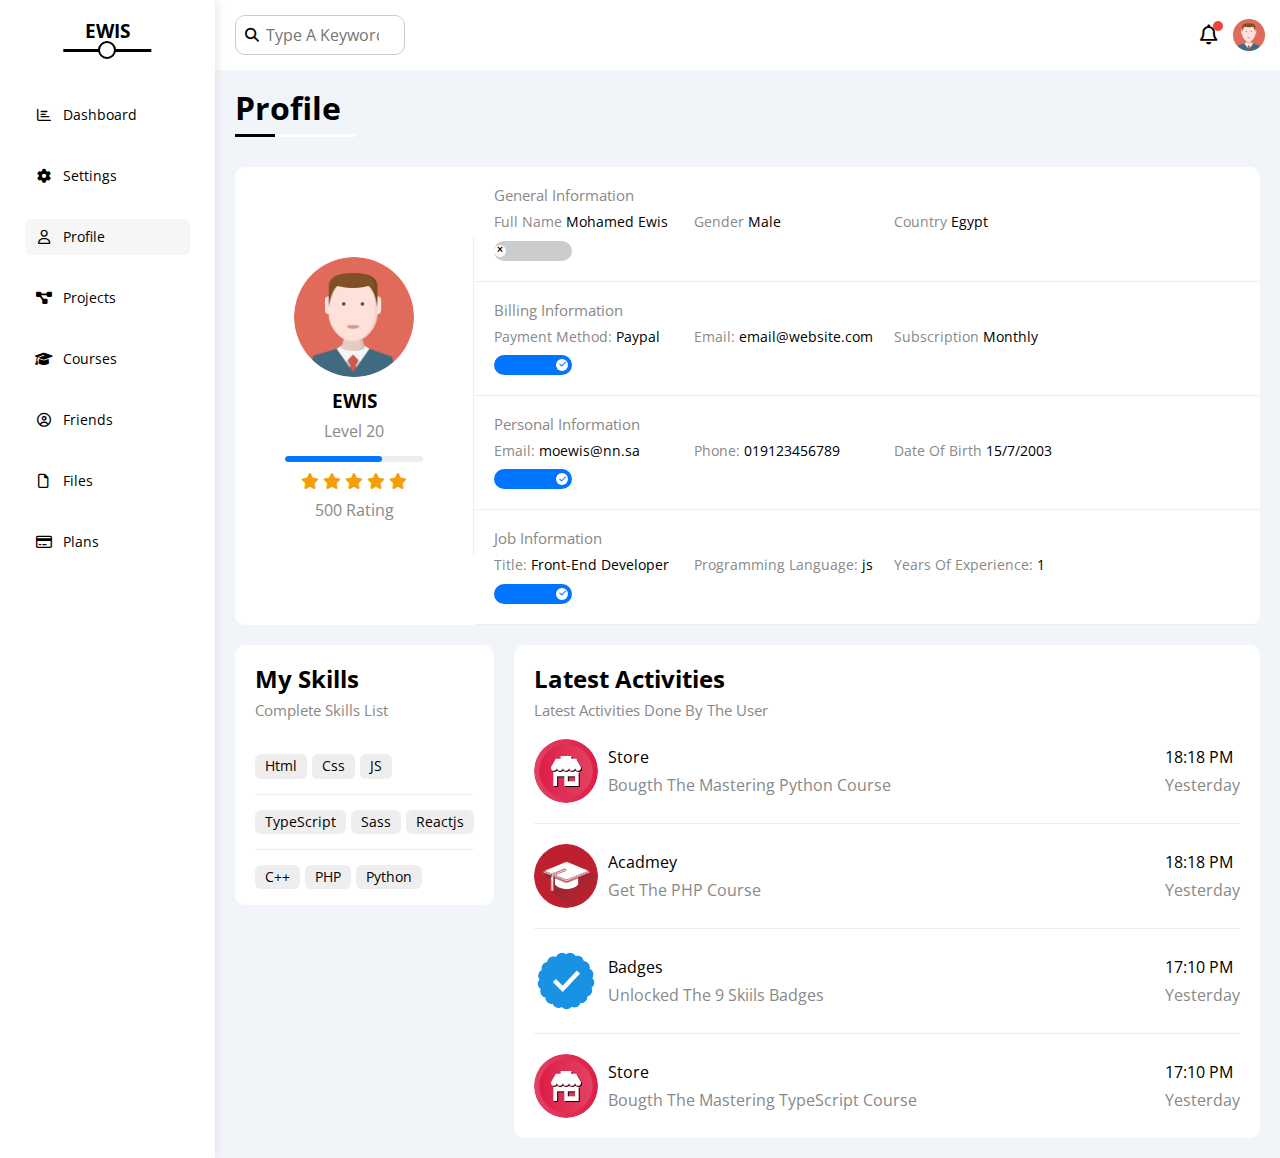
<file: profile.html>
<!DOCTYPE html>
<html lang="en">

<head>
    <meta charset="UTF-8">
    <meta name="viewport" content="width=device-width, initial-scale=1.0">
    <title>Profile</title>
    <link rel="stylesheet" href="css/index.css">
    <link rel="stylesheet" href="css/frmework.css">
    <link rel="stylesheet" href="css/all.min.css">
    <link rel="stylesheet" href="css/Normalize.css">
    <link rel="preconnect" href="https://fonts.googleapis.com">
    <link rel="preconnect" href="https://fonts.gstatic.com" crossorigin>
    <link
        href="https://fonts.googleapis.com/css2?family=Cairo:wght@200..1000&family=Open+Sans:ital@0;1&family=Poppins:wght@300;400;700;800&family=Ubuntu&family=Work+Sans:ital,wght@0,100..900;1,100..900&display=swap"
        rel="stylesheet">
</head>

<body>
    <div class="page d-flex">
        <div class="sidebar bg-white p-20 p-relative">
            <h3 class="p-relative txt-c mt-0">EWIS</h3>
            <ul>
                <li>
                    <a class=" d-flex align-center fs-14 c-black rad-6 p-10" href="index.html">
                        <i class="fa-regular fa-chart-bar fa-fw"></i>
                        <span>Dashboard</span>
                    </a>
                </li>
                <li>
                    <a class="d-flex align-center fs-14 c-black rad-6 p-10" href="settings.html">
                        <i class="fa-solid fa-gear fa-fw"></i>
                        <span>Settings</span>
                    </a>
                </li>
                <li>
                    <a class="active d-flex align-center fs-14 c-black rad-6 p-10" href="profile.html">
                        <i class="fa-regular fa-user fa-fw"></i>
                        <span>Profile</span>
                    </a>
                </li>
                <li>
                    <a class="d-flex align-center fs-14 c-black rad-6 p-10" href="projects.html">
                        <i class="fa-solid fa-diagram-project fa-fw"></i>
                        <span>Projects</span>
                    </a>
                </li>
                <li>
                    <a class="d-flex align-center fs-14 c-black rad-6 p-10" href="courses.html">
                        <i class="fa-solid fa-graduation-cap fa-fw"></i>
                        <span>Courses</span>
                    </a>
                </li>
                <li>
                    <a class="d-flex align-center fs-14 c-black rad-6 p-10" href="friends.html">
                        <i class="fa-regular fa-circle-user fa-fw"></i>
                        <span>Friends</span>
                    </a>
                </li>
                <li>
                    <a class="d-flex align-center fs-14 c-black rad-6 p-10" href="files.html">
                        <i class="fa-regular fa-file fa-fw"></i>
                        <span>Files</span>
                    </a>
                </li>
                <li>
                    <a class="d-flex align-center fs-14 c-black rad-6 p-10" href="plans.html">
                        <i class="fa-regular fa-credit-card fa-fw"></i>
                        <span>Plans</span>
                    </a>
                </li>
            </ul>
        </div>
        <div class="content w-full">
            <div class="head bg-white p-15 between-flex">
                <div class="search p-relative">
                    <input class="p-10" type="search" placeholder="Type A Keyword">
                </div>
                <div class="icons d-flex align-center ">
                    <span class="notification p-relative">
                        <i class="fa-regular fa-bell fa-lg"></i>
                    </span>
                    <img src="image/avatar.png" alt="">
                </div>
            </div>
            <h1 class="p-relative">Profile</h1>
            <div class="profile-page">
                <div class="overview">
                    <div class="avatar-box">
                        <img src="image/avatar.png" alt="">
                        <h3>EWIS</h3>
                        <p>Level 20</p>
                        <div class="lavel">
                            <span style="width: 70%;"></span>
                        </div>
                        <div class="rating">
                            <i class="fa-solid fa-star fs-13"></i>
                            <i class="fa-solid fa-star fs-13"></i>
                            <i class="fa-solid fa-star fs-13"></i>
                            <i class="fa-solid fa-star fs-13"></i>
                            <i class="fa-solid fa-star fs-13"></i>
                        </div>
                        <p>500 Rating</p>
                    </div>
                    <div class="info-box">
                        <div class="box">
                            <h4>General Information</h4>
                            <div class="info">
                                <span class="span-one">Full Name</span>
                                <span class="span-two">Mohamed Ewis</span>
                            </div>
                            <div class="info">
                                <span class="span-one">Gender</span>
                                <span class="span-two">Male</span>
                            </div>
                            <div class="info">
                                <span class="span-one">Country</span>
                                <span class="span-two">Egypt</span>
                            </div>
                            <div class="info">
                                <label>
                                    <input class="toggle-checkbox" type="checkbox">
                                    <div class="toggle-switch"></div>
                                </label>
                            </div>
                        </div>
                        <div class="box">
                            <h4>Billing Information</h4>
                            <div class="info">
                                <span class="span-one">Payment Method:</span>
                                <span class="span-two">Paypal</span>
                            </div>
                            <div class="info">
                                <span class="span-one">Email:</span>
                                <span class="span-two">email@website.com</span>
                            </div>
                            <div class="info">
                                <span class="span-one">Subscription</span>
                                <span class="span-two">Monthly</span>
                            </div>
                            <div class="info">
                                <label>
                                    <input class="toggle-checkbox" type="checkbox" checked>
                                    <div class="toggle-switch"></div>
                                </label>
                            </div>
                        </div>
                        <div class="box">
                            <h4>Personal Information</h4>
                            <div class="info">
                                <span class="span-one">Email:</span>
                                <span class="span-two">moewis@nn.sa</span>
                            </div>
                            <div class="info">
                                <span class="span-one">Phone:</span>
                                <span class="span-two">019123456789</span>
                            </div>
                            <div class="info">
                                <span class="span-one">Date Of Birth</span>
                                <span class="span-two">15/7/2003</span>
                            </div>
                            <div class="info">
                                <label>
                                    <input class="toggle-checkbox" type="checkbox" checked>
                                    <div class="toggle-switch"></div>
                                </label>
                            </div>
                        </div>
                        <div class="box">
                            <h4>Job Information</h4>
                            <div class="info">
                                <span class="span-one">Title:</span>
                                <span class="span-two">Front-End Developer</span>
                            </div>
                            <div class="info">
                                <span class="span-one">Programming Language:</span>
                                <span class="span-two">js</span>
                            </div>
                            <div class="info">
                                <span class="span-one">Years Of Experience:</span>
                                <span class="span-two">1</span>
                            </div>
                            <div class="info">
                                <label>
                                    <input class="toggle-checkbox" type="checkbox" checked>
                                    <div class="toggle-switch"></div>
                                </label>
                            </div>
                        </div>
                    </div>

                </div>
                <div class="other-date">
                    <div class="skills-card">
                        <h2>My Skills</h2>
                        <p>Complete Skills List</p>
                        <ul>
                            <li><span>Html</span><span>Css</span><span>JS</span></li>
                            <li><span>TypeScript</span><span>Sass</span><span>Reactjs</span></li>
                            <li><span>C++</span><span>PHP</span><span>Python</span></li>
                        </ul>
                    </div>
                    <div class="activities">
                        <h2>Latest Activities</h2>
                        <p>Latest Activities Done By The User </p>
                        <div class="activity">
                            <img src="image/activity-01.png" alt="">
                            <div class="info">
                                <span class="span-one">Store</span>
                                <span class="span-two">Bougth The Mastering Python Course</span>
                            </div>
                            <div class="date">
                                <span class="span-one">18:18 PM</span>
                                <span class="span-two">Yesterday</span>
                            </div>
                        </div>
                        <div class="activity">
                            <img src="image/activity-02.png" alt="">
                            <div class="info">
                                <span class="span-one">Acadmey</span>
                                <span class="span-two">Get The PHP Course</span>
                            </div>
                            <div class="date">
                                <span class="span-one">18:18 PM</span>
                                <span class="span-two">Yesterday</span>
                            </div>
                        </div>
                        <div class="activity">
                            <img src="image/activity-03.png" alt="">
                            <div class="info">
                                <span class="span-one">Badges</span>
                                <span class="span-two">Unlocked The 9 Skiils Badges</span>
                            </div>
                            <div class="date">
                                <span class="span-one">17:10 PM</span>
                                <span class="span-two">Yesterday</span>
                            </div>
                        </div>
                        <div class="activity">
                            <img src="image/activity-01.png" alt="">
                            <div class="info">
                                <span class="span-one">Store</span>
                                <span class="span-two">Bougth The Mastering TypeScript Course</span>
                            </div>
                            <div class="date">
                                <span class="span-one">17:10 PM</span>
                                <span class="span-two">Yesterday</span>
                            </div>
                        </div>
                    </div>
                </div>
            </div>
        </div>
</body>

</html>
</file>
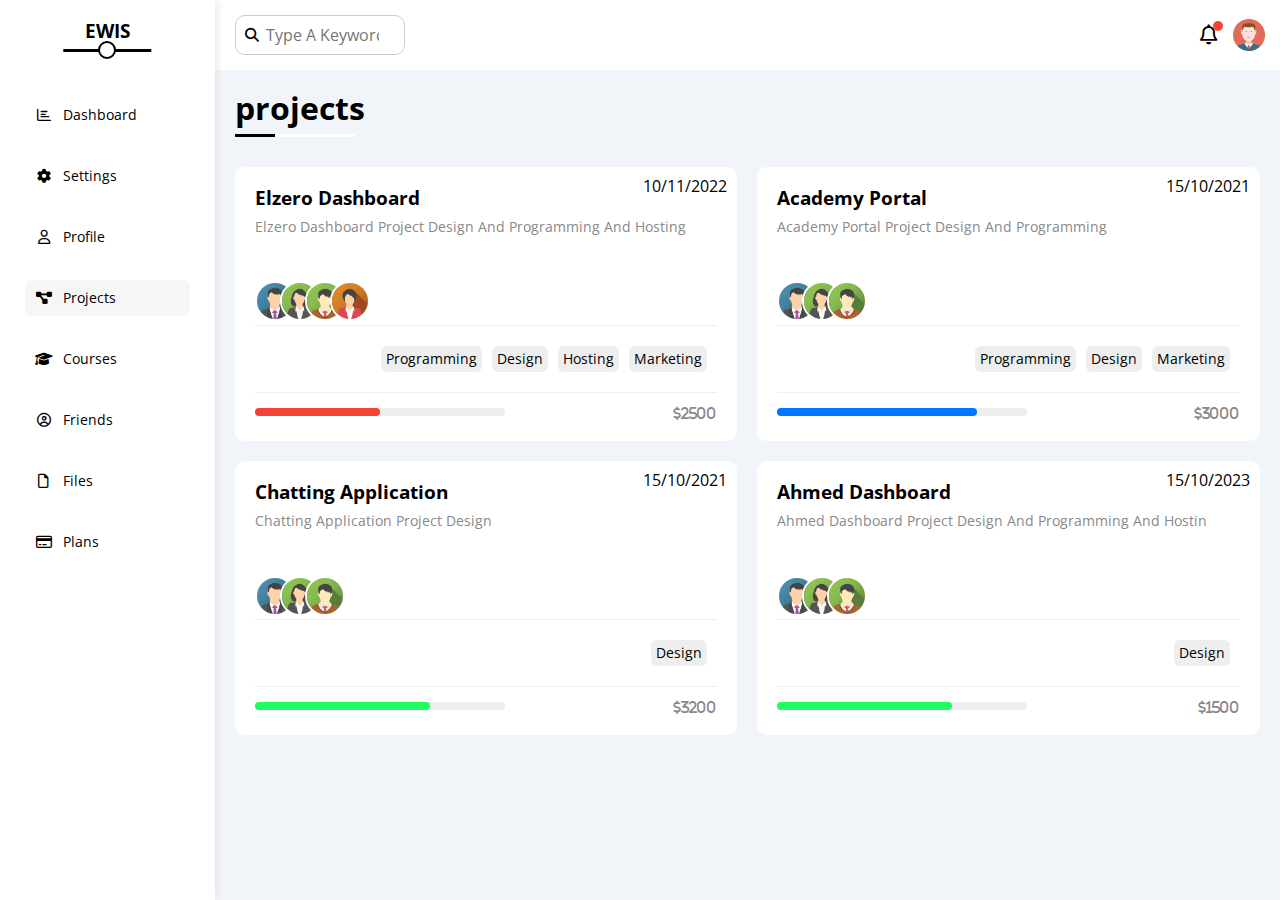
<file: projects.html>
<!DOCTYPE html>
<html lang="en">

<head>
    <meta charset="UTF-8">
    <meta name="viewport" content="width=device-width, initial-scale=1.0">
    <title>projects</title>
    <link rel="stylesheet" href="css/index.css">
    <link rel="stylesheet" href="css/frmework.css">
    <link rel="stylesheet" href="css/all.min.css">
    <link rel="stylesheet" href="css/Normalize.css">
    <link rel="preconnect" href="https://fonts.googleapis.com">
    <link rel="preconnect" href="https://fonts.gstatic.com" crossorigin>
    <link
        href="https://fonts.googleapis.com/css2?family=Cairo:wght@200..1000&family=Open+Sans:ital@0;1&family=Poppins:wght@300;400;700;800&family=Ubuntu&family=Work+Sans:ital,wght@0,100..900;1,100..900&display=swap"
        rel="stylesheet">
</head>

<body>
    <div class="page d-flex">
        <div class="sidebar bg-white p-20 p-relative">
            <h3 class="p-relative txt-c mt-0">EWIS</h3>
            <ul>
                <li>
                    <a class=" d-flex align-center fs-14 c-black rad-6 p-10" href="index.html">
                        <i class="fa-regular fa-chart-bar fa-fw"></i>
                        <span>Dashboard</span>
                    </a>
                </li>
                <li>
                    <a class="d-flex align-center fs-14 c-black rad-6 p-10" href="settings.html">
                        <i class="fa-solid fa-gear fa-fw"></i>
                        <span>Settings</span>
                    </a>
                </li>
                <li>
                    <a class=" d-flex align-center fs-14 c-black rad-6 p-10" href="profile.html">
                        <i class="fa-regular fa-user fa-fw"></i>
                        <span>Profile</span>
                    </a>
                </li>
                <li>
                    <a class="active d-flex align-center fs-14 c-black rad-6 p-10" href="projects.html">
                        <i class="fa-solid fa-diagram-project fa-fw"></i>
                        <span>Projects</span>
                    </a>
                </li>
                <li>
                    <a class="d-flex align-center fs-14 c-black rad-6 p-10" href="courses.html">
                        <i class="fa-solid fa-graduation-cap fa-fw"></i>
                        <span>Courses</span>
                    </a>
                </li>
                <li>
                    <a class="d-flex align-center fs-14 c-black rad-6 p-10" href="friends.html">
                        <i class="fa-regular fa-circle-user fa-fw"></i>
                        <span>Friends</span>
                    </a>
                </li>
                <li>
                    <a class="d-flex align-center fs-14 c-black rad-6 p-10" href="files.html">
                        <i class="fa-regular fa-file fa-fw"></i>
                        <span>Files</span>
                    </a>
                </li>
                <li>
                    <a class="d-flex align-center fs-14 c-black rad-6 p-10" href="plans.html">
                        <i class="fa-regular fa-credit-card fa-fw"></i>
                        <span>Plans</span>
                    </a>
                </li>
            </ul>
        </div>
        <div class="content w-full">
            <div class="head bg-white p-15 between-flex">
                <div class="search p-relative">
                    <input class="p-10" type="search" placeholder="Type A Keyword">
                </div>
                <div class="icons d-flex align-center ">
                    <span class="notification p-relative">
                        <i class="fa-regular fa-bell fa-lg"></i>
                    </span>
                    <img src="image/avatar.png" alt="">
                </div>
            </div>
            <h1 class="p-relative">projects</h1>
            <div class="project-page">
                <div class="project">
                    <span>10/11/2022</span>
                    <h3>Elzero Dashboard</h3>
                    <p>Elzero Dashboard Project Design And Programming And Hosting</p>
                    <div class="team">
                        <a href="#">
                            <img src="image/team-01.png" alt="">
                        </a>
                        <a href="#">
                            <img src="image/team-02.png" alt="">
                        </a>
                        <a href="#">
                            <img src="image/team-03.png" alt="">
                        </a>
                        <a href="#">
                            <img src="image/team-04.png" alt="">
                        </a>
                    </div>
                    <div class="do">
                        <span>Programming</span>
                        <span>Design</span>
                        <span>Hosting</span>
                        <span>Marketing</span>
                    </div>
                    <div class="info">
                        <div class="prog">
                            <span class="bg-red" style="width: 50%;"></span>
                        </div>
                        <div class="icon">
                            <i class="fa-solid fa-dollar-sign">2500</i>
                        </div>
                    </div>
                </div>
                <div class="project">
                    <span>15/10/2021</span>
                    <h3>Academy Portal</h3>
                    <p>Academy Portal Project Design And Programming</p>
                    <div class="team">
                        <a href="#">
                            <img src="image/team-01.png" alt="">
                        </a>
                        <a href="#">
                            <img src="image/team-02.png" alt="">
                        </a>
                        <a href="#">
                            <img src="image/team-03.png" alt="">
                        </a>
                    </div>
                    <div class="do">
                        <span>Programming</span>
                        <span>Design</span>
                        <span>Marketing</span>
                    </div>
                    <div class="info">
                        <div class="prog">
                            <span class="bg-blue" style="width: 80%;"></span>
                        </div>
                        <div class="icon">
                            <i class="fa-solid fa-dollar-sign">3000</i>
                        </div>
                    </div>
                </div>
                <div class="project">
                    <span>15/10/2021</span>
                    <h3>Chatting Application</h3>
                    <p>Chatting Application Project Design</p>
                    <div class="team">
                        <a href="#">
                            <img src="image/team-01.png" alt="">
                        </a>
                        <a href="#">
                            <img src="image/team-02.png" alt="">
                        </a>
                        <a href="#">
                            <img src="image/team-03.png" alt="">
                        </a>
                    </div>
                    <div class="do">
                        <span>Design</span>
                    </div>
                    <div class="info">
                        <div class="prog">
                            <span class="bg-green" style="width: 70%;"></span>
                        </div>
                        <div class="icon">
                            <i class="fa-solid fa-dollar-sign">3200</i>
                        </div>
                    </div>
                </div>
                <div class="project">
                    <span>15/10/2023</span>
                    <h3>Ahmed Dashboard</h3>
                    <p>Ahmed Dashboard Project Design And Programming And Hostin</p>
                    <div class="team">
                        <a href="#">
                            <img src="image/team-01.png" alt="">
                        </a>
                        <a href="#">
                            <img src="image/team-02.png" alt="">
                        </a>
                        <a href="#">
                            <img src="image/team-03.png" alt="">
                        </a>
                    </div>
                    <div class="do">
                        <span>Design</span>
                    </div>
                    <div class="info">
                        <div class="prog">
                            <span class="bg-green" style="width: 70%;"></span>
                        </div>
                        <div class="icon">
                            <i class="fa-solid fa-dollar-sign">1500</i>
                        </div>
                    </div>
                </div>
            </div>
        </div>
</body>

</html>
</file>
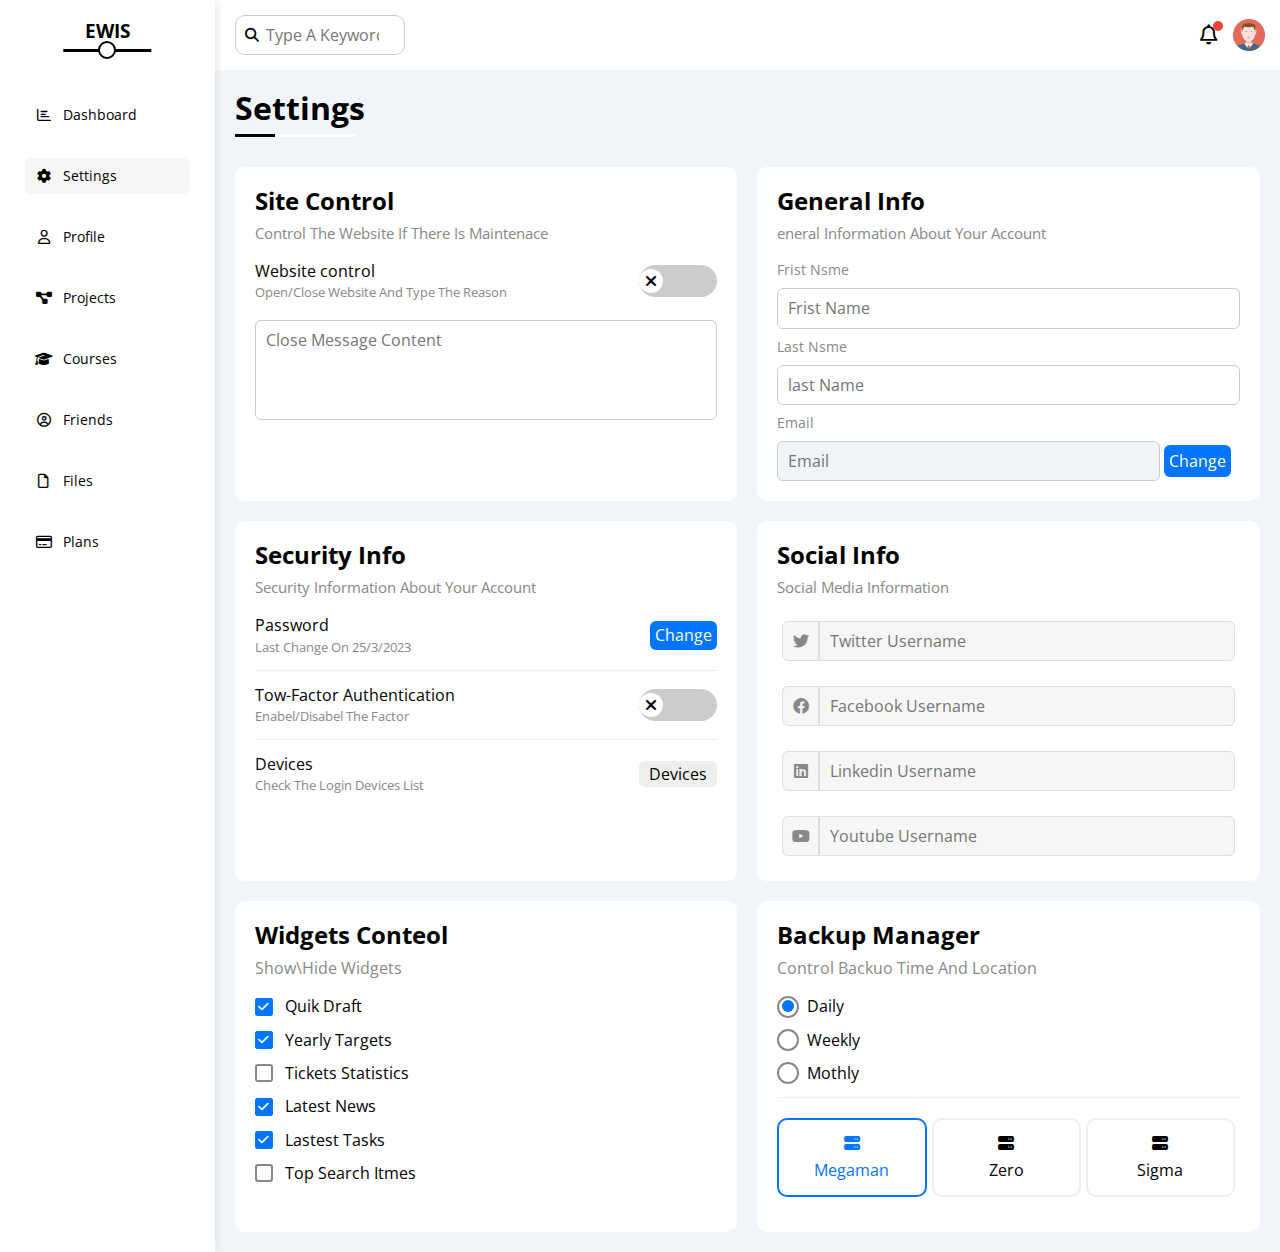
<file: settings.html>
<!DOCTYPE html>
<html lang="en">

<head>
    <meta charset="UTF-8">
    <meta name="viewport" content="width=device-width, initial-scale=1.0">
    <title>Settings</title>
    <link rel="stylesheet" href="css/index.css">
    <link rel="stylesheet" href="css/frmework.css">
    <link rel="stylesheet" href="css/all.min.css">
    <link rel="stylesheet" href="css/Normalize.css">
    <link rel="preconnect" href="https://fonts.googleapis.com">
    <link rel="preconnect" href="https://fonts.gstatic.com" crossorigin>
    <link
        href="https://fonts.googleapis.com/css2?family=Cairo:wght@200..1000&family=Open+Sans:ital@0;1&family=Poppins:wght@300;400;700;800&family=Ubuntu&family=Work+Sans:ital,wght@0,100..900;1,100..900&display=swap"
        rel="stylesheet">
</head>

<body>
    <div class="page d-flex">
        <div class="sidebar bg-white p-20 p-relative">
            <h3 class="p-relative txt-c mt-0">EWIS</h3>
            <ul>
                <li>
                    <a class=" d-flex align-center fs-14 c-black rad-6 p-10" href="index.html">
                        <i class="fa-regular fa-chart-bar fa-fw"></i>
                        <span>Dashboard</span>
                    </a>
                </li>
                <li>
                    <a class="active d-flex align-center fs-14 c-black rad-6 p-10" href="settings.html">
                        <i class="fa-solid fa-gear fa-fw"></i>
                        <span>Settings</span>
                    </a>
                </li>
                <li>
                    <a class="d-flex align-center fs-14 c-black rad-6 p-10" href="profile.html">
                        <i class="fa-regular fa-user fa-fw"></i>
                        <span>Profile</span>
                    </a>
                </li>
                <li>
                    <a class="d-flex align-center fs-14 c-black rad-6 p-10" href="projects.html">
                        <i class="fa-solid fa-diagram-project fa-fw"></i>
                        <span>Projects</span>
                    </a>
                </li>
                <li>
                    <a class="d-flex align-center fs-14 c-black rad-6 p-10" href="courses.html">
                        <i class="fa-solid fa-graduation-cap fa-fw"></i>
                        <span>Courses</span>
                    </a>
                </li>
                <li>
                    <a class="d-flex align-center fs-14 c-black rad-6 p-10" href="friends.html">
                        <i class="fa-regular fa-circle-user fa-fw"></i>
                        <span>Friends</span>
                    </a>
                </li>
                <li>
                    <a class="d-flex align-center fs-14 c-black rad-6 p-10" href="files.html">
                        <i class="fa-regular fa-file fa-fw"></i>
                        <span>Files</span>
                    </a>
                </li>
                <li>
                    <a class="d-flex align-center fs-14 c-black rad-6 p-10" href="plans.html">
                        <i class="fa-regular fa-credit-card fa-fw"></i>
                        <span>Plans</span>
                    </a>
                </li>
            </ul>
        </div>
        <div class="content w-full">
            <div class="head bg-white p-15 between-flex">
                <div class="search p-relative">
                    <input class="p-10" type="search" placeholder="Type A Keyword">
                </div>
                <div class="icons d-flex align-center ">
                    <span class="notification p-relative">
                        <i class="fa-regular fa-bell fa-lg"></i>
                    </span>
                    <img src="image/avatar.png" alt="">
                </div>
            </div>
            <h1 class="p-relative">Settings</h1>
            <div class="settings-page">
                <!--start setting box-->
                <div class="box-setting">
                    <h2>Site Control</h2>
                    <p>Control The Website If There Is Maintenace</p>
                    <div class="box">
                        <div>
                            <span>Website control</span>
                            <p>Open/Close Website And Type The Reason</p>
                        </div>
                        <div>
                            <label>
                                <input class="toggle-checkbox" type="checkbox">
                                <div class="toggle-switch"></div>
                            </label>
                        </div>
                    </div>
                    <textarea class="close-message" placeholder="Close Message Content"></textarea>
                </div>
                <!--end setting box-->
                <!--start setting box-->
                <div class="box-setting">
                    <h2>General Info</h2>
                    <p>eneral Information About Your Account</p>
                    <div class="box-1">
                        <label for="frist">Frist Nsme</label>
                        <input type="text" id="frist" placeholder="Frist Name">
                    </div>
                    <div class="box-1">
                        <label for="last">Last Nsme</label>
                        <input type="text" id="last" placeholder="last Name">
                    </div>
                    <div class="box-1">
                        <label for="email">Email</label>
                        <input class="email" type="email" id="email" placeholder="Email">
                        <a  class="change" href="#">Change</a>
                    </div>
                    </div>
                    <!--end setting box-->
                <!--start setting box-->
                <div class="box-setting">
                    <h2>Security Info</h2>
                    <p>Security Information About Your Account</p>
                    <div class="sec-box">
                        <div class="sec">
                            <span>Password</span>
                            <p>Last Change On 25/3/2023</p>
                        </div>
                        <a class="change" href="#">Change</a>
                    </div>

                    <div class="sec-box">
                        <div class="sec">
                            <span>Tow-Factor Authentication</span>
                            <p>Enabel/Disabel The Factor</p>
                        </div>
                            <label>
                                <input class="toggle-checkbox" type="checkbox">
                                <div class="toggle-switch"></div>
                            </label>
                    </div>

                    <div class="sec-box">
                        <div class="sec">
                            <span>Devices </span>
                            <p>Check The Login Devices List</p>
                        </div>
                        <a class="bg-eee c-black btn-shape" href="#">Devices</a>
                    </div>

                </div>
                <!--end setting box-->


                <!--start setting box-->
                <div class="box-setting">
                    <h2>Social Info</h2>
                    <p>Social Media Information</p>
                    <div class="social-media">
                        <i class="fa-brands fa-twitter"></i>
                        <input type="text" placeholder="Twitter Username">
                    </div>
                    <div class="social-media">
                        <i class="fa-brands fa-facebook"></i>
                        <input type="text" placeholder="Facebook Username">
                    </div>
                    <div class="social-media">
                        <i class="fa-brands fa-linkedin"></i>
                        <input type="text" placeholder="Linkedin Username">
                    </div>
                    <div class="social-media">
                        <i class="fa-brands fa-youtube"></i>
                        <input type="text" placeholder="Youtube Username">
                    </div>
                </div>
                <!--end setting box-->
                <!--start setting box-->
                <div class="widgets-control">
                    <h2>Widgets Conteol</h2>
                    <p>Show\Hide Widgets</p>
                    <div class="control">
                        <input type="checkbox" id="one" checked >
                        <label for="one">Quik Draft</label>
                    </div>
                    <div class="control">
                        <input type="checkbox" id="two" checked>
                        <label for="two">Yearly Targets</label>
                    </div>
                    <div class="control">
                        <input type="checkbox" id="three">
                        <label for="three">Tickets Statistics</label>
                    </div>
                    <div class="control">
                        <input type="checkbox" id="four" checked>
                        <label for="four">Latest News</label>
                    </div>
                    <div class="control">
                        <input type="checkbox" id="five" checked>
                        <label for="five">Lastest Tasks</label>
                    </div>
                    <div class="control">
                        <input type="checkbox" id="six">
                        <label for="six">Top Search Itmes</label>
                    </div>
                </div>
                <!--end setting box-->
                <!--start setting box-->
                <div class="backup-control">
                    <h2>Backup Manager</h2>
                    <p>Control Backuo Time And Location</p>
                    <div class="date">
                        <input type="radio" name="time" id="daily" checked>
                        <label for="daily">Daily</label>
                    </div>
                    <div class="date">
                        <input type="radio" name="time" id="weekly">
                        <label for="weekly">Weekly</label>
                    </div>
                    <div class="date">
                        <input type="radio" name="time" id="mothly">
                        <label for="mothly">Mothly</label>
                    </div>
                    <div class="servers">
                        <input type="radio" name="servers" id="server-one" checked>
                        <div class="server">
                            <label for="server-one">
                                <i class="fa-solid fa-server"></i>
                                Megaman
                            </label>
                        </div>
                        <input type="radio" name="servers" id="server-two">
                        <div class="server">
                            <label for="server-two">
                                <i class="fa-solid fa-server"></i>
                                Zero
                            </label>
                        </div>
                        <input type="radio" name="servers" id="server-three">
                        <div class="server">
                            <label for="server-three">
                                <i class="fa-solid fa-server"></i>
                                Sigma
                            </label>
                        </div>
                    </div>
                </div>
                <!--end setting box-->
            </div>
        </div>
</body>
</html>
</file>
<file: css/index.css>
:root{
    --blue-color:#0075ff;
    --blue-alt-color:#0d69d5;
    --orange-color:#f59e0b;
    --green-color:#00ff4ede;
    --red-color:#f44336;
    --grey-color:#888;
    --border-color:#ccc;
    --main-border-radius: 10px;
}
*{
    box-sizing: border-box;
}
body{
    font-family: "Open Sans", sans-serif;
    margin: 0;
}
*:focus{
    outline: none;
}
.btn-shape{
    padding: 4px 10px;
    border-radius: 6px;
}
a{
    text-decoration: none;
}
ul{
    padding: 0;
    list-style: none;
}
::-webkit-scrollbar{
    width: 15px;
}
::-webkit-scrollbar-track{
    background-color: white;
}
::-webkit-scrollbar-thumb{
    background-color: var(--blue-color);
}
::-webkit-scrollbar-thumb:hover{
    background-color: var(--blue-alt-color);
}

.page{
    background-color: #f1f5f9;
    min-height: 100vh;
}
.sidebar{
    width: 250px;
    box-shadow: 0 0 10px #ddd;
}
.sidebar > h3{
    margin-bottom: 50px;
    position: relative;
}
.sidebar > h3::before{
    content: "";
    position: absolute;
    bottom: -10px;
    left: 50%;
    transform: translateX(-50%);
    background-color: black;
    width: 50%;
    height: 3px;
}
.sidebar > h3::after{
    content: "";
    position: absolute;
    width: 14px;
    height: 14px;
    border: 2px solid black;
    bottom: -17px;
    left: 50%;
    transform: translateX(-50%);
    border-radius: 50%;
    background-color: white;
}
.sidebar ul li{
    padding: 5px;
}
.sidebar ul li a:hover,
.sidebar ul li a.active{
    background-color: #f6f6f6;
}
.sidebar ul li a{
    padding: 10px;
    margin-bottom:15px;
    transition: 0.3s;
    border-radius: 6px
}
.sidebar ul li span{
    font-size: 14px;
    margin-left: 10px;
}
@media(max-width:767px){
    .sidebar{
        width: 62px;
    }
    .sidebar ul li a{
        padding: 5px;
    }
    .sidebar ul li a span{
        display: none;
    }
    .sidebar >h3{
        font-size: 13px;
        margin-bottom: 10px;
    }
    .sidebar>h3::before,
    .sidebar>h3::after{
        display: none;
    }
        .sidebar ul li {
            padding: 0;
        }
}
.content{
    overflow: hidden;
}
.head .search::before{
    font-family: "Font Awesome 5 Free";
    content: "\f002";
    font-weight: 900;
    position: absolute;
    left: 15px;
    top: 50%;
    transform: translateY(-50%);
    font-size: 14px;
    color: var(--grey-colorcolor);
}
.head .search input{
    border: 1px solid var(--border-color);
    border-radius: var(--main-border-radius);
    margin-left: 5px;
    padding-left:30px;
    width: 170px;
    transition:  width 0.3s;
}
.head .search input:focus{
    width: 200px;
}
.head .search input:focus::placeholder{
    opacity: 0;
}
.head .icons .notification::before{
    content: "";
    position: absolute;
    width: 10px;
    height: 10px;
    border-radius: 50%;
    background-color: var(--red-color);
    right: -5px;
    top: -5px;
}
.head .icons img{
    width: 32px;
    height: 32px;
    margin-left: 15px;
}
.page h1{
    margin: 20px 20px 40px;
}
.page h1::before,
.page h1::after{
    content: "";
    position: absolute;
    height: 3px;
    bottom: -10px;
    left: 0;
}
.page h1::before{
    width: 120px;
    background-color: white;
}
.page h1::after{
    width: 40px;
    background-color: black;
}
.wrapper{
    grid-template-columns:repeat(auto-fill, minmax(450px, 1fr));
    margin-left: 20px;
    margin-right: 20px;
    margin-bottom: 20px;
}
@media(max-width:767px){
.wrapper {
        grid-template-columns: minmax(200px, 1fr);
        margin-left: 10px;
        margin-right: 10px;
        gap: 10px;
    }
}
.welcome{
    border-radius: var(--main-border-radius);
    overflow: hidden;
}
.welcome .avatar{
    width: 64px;
    height: 64px;
    border: 2px solid white;
    border-radius: 50%;
    padding: 2px;
    margin-left: 20px;
    margin-top: -32px;
}
.welcome .intro img{
    width: 170px;
    margin-bottom: -10px;
}
.welcome .body{
    border-bottom: 1px solid #eee;
}
.welcome .body > div{
    flex: 1;
}
.welcome .body span{
    display: block;
    color: var(--grey-color);
    font-size: 14px;
    margin-top: 10px;
}
.wrapper .welcome .visit{
    display: block;
    font-size: 14px;
    color: white;
    background-color: var(--blue-color);
    width: fit-content;
    border-radius: var(--main-border-radius);
    margin: 0 15px 15px auto;
    transition: 0.3s;
    padding: 5px;
}
.wrapper .welcome .visit:hover{
    background-color: var(--blue-alt-color);
}
@media(max-width:767px){
    .intro img{
        display: none;
    }
    .welcome .avatar{
        margin-left: 0;
        margin-top: -64px;
    }
    .welcome .body span{
        margin-bottom: 20px;
        
    }
}
/*start quick-draft*/
.quick-draft{
    padding: 20px;
    background-color: white;
    border-radius: var(--main-border-radius);

}
.quick-draft >h2{
    margin-top: 0;
    margin-bottom: 10px;
    text-transform: uppercase;
}
.quick-draft >p{
    margin-bottom: 20px;
    margin-top: 20px;
    color: var(--grey-color);
    font-size: 15px;
    text-transform: capitalize;
}
.quick-draft form input[type="text"]{
    display: block;
    margin-bottom: 20px;
    width: 100%;
    border: none;
    padding: 10px;
    background-color: #eee;
    border-radius: 6px;
}
.quick-draft form textarea{
    display: block;
    margin-bottom: 20px;
    width: 100%;
    border: none;
    padding: 10px;
    background-color: #eee;
    border-radius: 6px;
    resize: none;
    min-height: 100px;
}
.quick-draft form .save{
    display: block;
    font-size: 14px;
    background-color: var(--blue-color);
    color: white;
    border: none;
    width: fit-content;
    border-radius: 6px;
    cursor: pointer;
    margin-left: auto;
    transition: 0.3s;
}
.quick-draft form .save:hover{
    background-color: var(--blue-alt-color);
}
/*end quick-draft*/
/*start yearly-targets*/
.targets{
    padding: 10px;
    background-color: white;
    border-radius: var(--main-border-radius);

}
.targets >h2{
    margin-top: 0;
    margin-bottom: 10px;

}
.targets >p{
    margin-top: 0;
    margin-bottom: 20px;
    color: var(--grey-color);
    font-size: 15px;
}
.targets .target-row{
    margin-bottom: 20px;
    display: flex;
    align-items: center;

}
.targets .target-row .icon{
    display: flex;
    align-items: center;
    justify-content: center;
    width: 80px;
    height: 80px;
    margin-right: 15px;
}
.targets .target-row .icon i{
    color: var(--blue-color);
}
.targets .target-row .details{
    flex: 1;
}
.targets .details .span-one{
    font-size: 14px;
    color: var(--grey-color);
}
.targets .details .span-tow{
    display: block;
    margin-top: 5px;
    margin-bottom: 10px;
    font-weight: bold;
}
.targets .details .progress{
    position: relative;
    height: 5px;
}
.targets .details .progress>span{
    background-color: var(--blue-color);
    position: absolute;
    left: 0;
    top: 0;
    height: 100%;
}
.targets .details .progress>span span{
    background-color: var(--blue-color);
    position: absolute;bottom: 16px;
    right: -16px;
    color: white;
    padding: 2px 5px;
    border-radius: var(--main-border-radius);
    font-size: 12px;
}
.targets .details .progress>span span::after{
    content: "";
    position: absolute;
    border-style: solid;
    border-width: 5px;
    bottom: -8px;
    left: 50%;
    transform: translateX(-50%);
}
.targets .details .progress> .blue span::after{
    border-color: var(--blue-color) transparent transparent transparent;
}
.targets .details .progress> .orange span::after{
    border-color: var(--orange-color) transparent transparent transparent;
}
.targets .details .progress> .green span::after{
    border-color: var(--green-color) transparent transparent transparent;
}
.target-row.orange .icon i{
    color: var(--orange-color);
}
.target-row.green .icon i{
    color: var(--green-color);
}
.targets .details .progress>.orange {
    background-color: var(--orange-color);
}
.targets .details .progress>.orange span{
    background-color: var(--orange-color);
}
.targets .details .progress>.green{
    background-color: var(--green-color);
}
.targets .details .progress>.green span{
    background-color: var(--green-color);
}
.blue .icon,
.blue .progress{
    background-color: rgb(0 117 255 /20%);
}
.orange .icon,
.orange .progress{
    background-color: rgb(245 158 11 /20%);
}
.green .icon,
.green .progress{
    background-color: rgb(34 197 94 /20%);
}
/*end yearly-targets*/
/*start ticaket*/
.ticaket{
    padding: 10px;
    background-color: white;
    border-radius: var(--main-border-radius);
}
.ticaket >h2{
    margin-top: 0;
    margin-bottom: 10px;
}
.ticaket >p{
    margin-top: 0;
    margin-bottom: 10px;
    font-size: 15px;
    color: var(--grey-color);
}
.ticaket .boxs{
    text-align: center;
    display: flex;
    flex-wrap: wrap;
    gap: 20px;

}
.ticaket .boxs .box{
    padding: 20px;
    border-radius: var(--main-border-radius);
    color: var(--grey-color);
    font-size: 13px;
    border: 1px solid #ccc;
    width: calc(50% - 10px);
    transition: 0.3s;
    position: relative;
    z-index: 2;
}
.ticaket .boxs .box::before{
    content: "";
    position: absolute;
    width: 0;
    height: 0;
    background-color: #cccccc94;
    left: 50%;
    top: 50%;
    transform: translate(-50%,-50%);
    transition: 0.3s;
    z-index: -1;
}
.ticaket .boxs .box:hover::before{
    width: 100%;
    height: 100%;
    border-radius: var(--main-border-radius);
}
@media(max-width:767px){
    .ticaket .boxs .box {
        width: 100%;
    }
}
.ticaket .boxs .box .orange{
    margin-bottom: 10px;
    color: var(--orange-color);
}
.ticaket .boxs .box span{
    display: block;
    font-size: 25px;
    font-weight: bold;
    margin-bottom: 5px;
    color: black;

}
.ticaket .boxs .box .blue {
    margin-bottom: 10px;
    color: var(--blue-color);
}
.ticaket .boxs .box .green {
    margin-bottom: 10px;
    color: var(--green-color);
}
.ticaket .boxs .box .red {
    margin-bottom: 10px;
    color: var(--red-color);
}
/*end ticaket*/
/*start latest news*/
.latest-news{
    padding: 20px;
    background-color: white;
    border-radius: var(--main-border-radius);
}
@media(max-width:767px){
    .latest-news{
        text-align: center;
    } 
}
.latest-news>h2{
    margin-top: 0;
    margin-bottom: 20px;
}
.latest-news .news-row{
    display: flex;
    align-items: center;
}
@media(max-width:767px){
    .latest-news .news-row {
        display: block;
    }
}
.latest-news .news-row:not(:last-of-type){
    margin-bottom: 20px;
    padding-bottom: 20px;
    border-bottom: 1px solid #eee;
}
.latest-news .news-row img{
    width: 100px;
    border-radius: 6px;
    margin-right: 15px;
}
.latest-news .news-row .info{
    flex-grow: 1;
}
.latest-news .news-row .info >h3{
    margin: 0 0 5px;
    font-size: 16px;

}
.latest-news .news-row .info >p{
    margin: 0;
    font-size: 14px;
    color: var(--grey-color);
}


.latest-news .news-row .label{
    background-color: #eee;
    font-size: 13px;
}
@media(max-width:767px){
    .latest-news .news-row .label {
        width: fit-content;
        margin: 10px auto 0;
    }
}
/*end latest news*/
/*start tasks*/
.tasks{
    padding: 20px;
    background-color: white;
    border-radius: var(--main-border-radius);
}
.tasks .task-row{
    display: flex;
    align-items: center;
    justify-content: space-between;
}
.tasks .task-row:not(:last-of-type){
    margin-bottom: 15px;
    padding-bottom: 15px;
    border-bottom: 1px solid #eee;
}
.tasks>h2{
    margin-top: 0;
    margin-bottom: 20px;
}
.tasks .task-row .info{
    flex-grow: 1;
}
.tasks .task-row .info>h3{
    margin-top: 0;
    margin-bottom: 5px;
    font-size: 15px;
}
.tasks .task-row .info>p{
    margin: 0;
    color: var(--grey-color);
}
.tasks .task-row .delete{
    cursor: pointer;
    transition: 0.3s;
}
.tasks .task-row i:hover{
    color: var(--red-color);
}
.tasks .task-row.done{
    opacity: 0.3;
}
.tasks .task-row.done>h3,
.tasks .task-row.done>h3{
    text-decoration: line-through;
}
/*end tasks*/
/*start search*/
.search-items{
    padding: 20px;
    background-color: white;
    border-radius: var(--main-border-radius);
}
.search-items>h2{
    margin-top: 0;
    margin-top: 20px;
}
.search-items .items-head{
    display: flex;
    align-items: center;
    justify-content: space-between;
}
.search-items .items{
    display: flex;
    justify-content: space-between;
    padding: 15px 0;
}
.search-items .items .btn-shape{
    background-color: #eee;
    font-size: 13px;
}
/*end search*/
/*start latest-uploads*/
.latest-uploads{
    padding: 20px;
    background-color: white;
    border-radius: var(--main-border-radius);
}
.latest-uploads>h2{
    margin-top:0;
    margin-bottom: 20px;
}
.latest-uploads ul{
    margin: 0;
}
.latest-uploads ul li{
    display: flex;
    justify-content: space-between;
    padding-bottom: 10px;
    margin-bottom: 25px;
}
.latest-uploads ul li:not(:last-child){
    border-bottom: 1px solid #eee;
}
.latest-uploads ul li .text-info{
    display: flex;
    align-items: center;
}
.latest-uploads ul li img{
    margin-right: 10px;
    width: 40px;
    height: 40px;
}
.latest-uploads ul li .info .span-one{
    display: block;
}
.latest-uploads ul li .info .span-tow{
    font-size: 15px;
    color: var(--grey-color);
}
.latest-uploads ul li .btn-shape{
    background-color: #eee;
    font-size: 13px;
    height: 25px;
}
/*end latest-uploads*/
/*start last-project*/
.last-project{
    padding: 20px;
    background-color: white;
    border-radius: var(--main-border-radius);
    position: relative;
}
.last-project>h2{
    margin-top: 0;
    margin-bottom: 20px;   
}
.last-project ul{
    margin: 0;
    position: relative;
}
.last-project ul::before{
    content: "";
    position: absolute;
    left: 11px;
    height: 100%;
    width: 2px;
    background-color: var(--blue-color);
}
.last-project ul li{
    display: flex;
    align-items: center;
    margin-top: 25px;
    text-transform: capitalize;
}
.last-project ul li::before{
    content: "";
    width: 20px;
    height: 20px;
    display: block;
    border-radius: 50%;
    margin-right: 15px;
    background-color: white;
    border: 2px solid white;
    outline: 2px solid var(--blue-color);
    z-index: 1;
}
.last-project ul li.done::before{
    content: "";
    background-color: blue;
}
.last-project ul li.current::before{
    content: "";
    animation: change-color 0.8s infinite alternate;
}
.last-project .img-icon{
    position: absolute;
    width: 160px;
    right: 0;
    top: 50%;
    transform: translateY(-50%);
    opacity: 0.3;
}
@media(max-width:767px){
    .last-project .img-icon{
        display: none;
    }
}
/*end last-project*/
/*start reminders*/
.reminders{
    padding: 20px;
    background-color: white;
    border-radius: var(--main-border-radius);
}
.reminders>h2{
    margin-top: 0;
    margin-bottom: 25px;
}
.reminders ul{
    margin: 0;
}
.reminders ul li{
    display: flex;
    align-items: center;
    margin-top: 15px;
}
.reminders ul li .key{
    display: block;
    width: 15px;
    height: 15px;
    border-radius: 50%;
    margin-right: 15px;
}
.reminders ul li > .blue{
    padding-left: 15px;
    border-left: 2px solid var(--blue-color);
}
.reminders ul li > .green{
    padding-left: 15px;
    border-left: 2px solid var(--green-color);
}
.reminders ul li > .orange{
    padding-left: 15px;
    border-left: 2px solid var(--orange-color);
}
.reminders ul li > .red{
    padding-left: 15px;
    border-left: 2px solid var(--red-color);
}
.reminders ul li .blue p,
.reminders ul li .green p,
.reminders ul li .orange p,
.reminders ul li .red p{
    font-size: 14px;
    font-weight: bold;
    margin-top: 0;
    margin-bottom: 5px;
}
.reminders ul li .blue span,
.reminders ul li .green span,
.reminders ul li .orange span,
.reminders ul li .red span{
    font-size: 13px;
    color: var(--grey-color);
}
/*end reminders*/
/*start latest post*/
.latest-post{
    padding: 20px;
    background-color: white;
    border-radius: var(--main-border-radius);
    position: relative;
}
.latest-post>h2{
    margin-top: 0;
    margin-bottom: 25px;
}
.latest-post .top{
    display: flex;
    align-items: center;
}
.latest-post .top .avatar{
    width: 48px;
    height: 48px;
    margin-right: 15px;
}
.latest-post .top .info .span-one{
    display: block;
    margin-bottom: 5px;
    font-weight: bold;
}
.latest-post .top .info .span-tow{
    color: var(--grey-color);
}
.latest-post .post-content{
    margin-top: 20px;
    margin-bottom: 20px;
    padding-top: 20px;
    padding-bottom: 20px;
    border-top: 1px solid #eee;
    border-bottom: 1px solid #eee;
    min-height: 100px;
}
@media(max-width:767px){
.latest-post .post-content {
    text-align: center;
    }
}
.latest-post .post-stats{
    display: flex;
    justify-content: space-between;
    align-items: center;
}
/*end latest post*/
/*start social-media*/
.social-media{
    padding: 20px;
    background-color: white;
    border-radius: var(--main-border-radius);
    position: relative;
}
.social-media{
    margin-top: 0;
    margin-bottom: 25px;
}
.social-media .box{
    display: flex;
    align-content: center;
    justify-content: space-between;
    position: relative;
    padding: 15px;
    margin-bottom:10px;
    padding-left: 70px;
}
.social-media .box i{
    color: white;
    height: 100%;
    display: flex;
    align-items: center;
    justify-content: center;
    position: absolute;
    top: 0;
    left: 0;
    width: 50px;
    transition: 0.3s;
}
.social-media .box i:hover{
    transform: rotate(5deg);
}
.social-media .twitter{
    background-color: #1da0f277;
    color: #1da1f2;
}
.social-media .twitter i,
.social-media .twitter a{
    background-color: #1da1f2;
}
.social-media .facebook{
    background-color: #0077ff6b;
    color: var(--blue-color);
}
.social-media .facebook i,
.social-media .facebook .btn-shape{
    background-color: var(--blue-color);
}
.social-media .youtube{
    background-color: #f443366b;
    color: var(--red-color);
}
.social-media .youtube i,
.social-media .youtube .btn-shape{
    background-color: var(--red-color);
}
.social-media .linkedin{
    background-color: #0076b584;
    color: #0077b5;
}
.social-media .linkedin i,
.social-media .linkedin .btn-shape{
    background-color: #0077b5;
}
.social-media .box a{
    color: white;
    font-size: 13px;
    background-color: var(--blue-color);
}
/*end social-media*/
/*start projects table*/
.projects{
    padding: 20px;
    background-color: white;
    border-radius: var(--main-border-radius);
    margin: 20px;
}
.projects>h2{
    margin-top: 0;
    margin-bottom: 20px;
}
.projects .responsive-table{
    overflow-x: auto;
}
.projects .responsive-table table{
    font-size: 15px;
    width: 100%;
    min-width: 1000px;
}
.projects thead td{
    background-color: #eee;
    font-weight: bold; 
}
.projects table td{
    padding: 15px;
}
.projects tbody td{
    border-bottom: 1px solid #eee;
    border-left: 1px solid #eee;
}
.projects table tr td:last-child{
    border-right: 1px solid #eee;
}
.projects table img{
    width: 32px;
    height: 32px;
    border-radius: 50%;
    background-color: white;
    padding: 2px;
}
.projects table img:not(:first-child){
    margin-left: -20px;
}
.projects table tbody tr:hover td{
    background-color: #faf7f7;
}
/*end projects table*/
/*start settings*/
.toggle-checkbox{
    -webkit-appearance: none;
    appearance:none;
    display: none;
}
.toggle-switch{
    background-color: #ccc;
    width: 78px;
    height: 32px;
    border-radius: 16px;
    position: relative;
    cursor: pointer;
    transition: 0.3s;
}
.toggle-switch::before{
    font-family: "Font Awesome 5 Free"; 
    content: "\f00d";
    font-weight: 900;
    position: relative;
    background-color: white;
    border-radius: 50%;
    top: 4px;
    height: 4px;
    display: flex;
    align-items: center;
    justify-content: center;
    width: 24px;
    height: 24px;
}
.toggle-checkbox:checked + .toggle-switch{
    background-color: var(--blue-color);
}
.toggle-checkbox:checked + .toggle-switch::before{
    content: "\f00c";
    left: 50px;
    color: var(--blue-color);
}
.settings-page{
    margin: 20px;
    display: grid;
    grid-template-columns: repeat(auto-fill, minmax(500px, 1fr));
    gap: 20px;
}
@media(max-width:767px){
    .settings-page{
        grid-template-columns: minmax(100px,1fr);
        margin-left:10px;
        margin-right: 10px;
        gap: 10px;
    }
}
.settings-page .box-setting{
    padding: 20px;
    background-color: white;
    border-radius: var(--main-border-radius);
}
.settings-page .box-setting>h2{
    margin-top: 0;
    margin-bottom: 10px;
    
}
.settings-page .box-setting>p{
    margin-top: 0;
    margin-bottom: 20px;
    font-size: 15px;
    color: var(--grey-color);
}
.settings-page .box-setting .box{
    display: flex;
    justify-content: space-between;
    align-items: center;
    margin-bottom: 20px;
}
.box-setting >div p{
    font-size: 13px;
    color: var(--grey-color);
    margin-bottom: 0;
    margin-top: 5px;
}
.box-setting .close-message{
    display: block;
    border: none;
    padding: 10px;
    border-radius: 6px;
    width: 100%;
    resize: none;
    border: 1px solid #ccc;
    min-height: 100px;
}
.settings-page .box-setting .box-1 label {
    display: block;
    font-size: 14px;
    color: var(--grey-color);
    margin-bottom: 10px;
}
.settings-page .box-setting .box-1 input[type="text"]{
    display: block;
    border: none;
    border: 1px solid #ccc;
    padding: 10px;
    border-radius: 6px;
    width: 100%;
    margin-bottom: 10px;
}
.settings-page .box-setting .email{
    display: inline-flex;
    width: calc(100% - 80px);
    border: 1px solid #ccc;
    padding: 10px;
    border-radius: 6px;
    background-color: #f0f4f8;
}
.settings-page .box-setting .change{
    background-color: var(--blue-color);
    color: white;
    padding: 5px;
    border-radius: 6px;
}
.settings-page .box-setting .change:hover{
    background-color: var(--blue-alt-color);

}
.settings-page .box-setting .sec-box{
    display: flex;
    justify-content: space-between;
    align-items: center;
    padding-bottom: 15px;
}
.settings-page .box-setting .sec-box:not(:last-of-type){
    border-bottom: 1px solid #eee;
    margin-bottom: 15px;
}
.settings-page .box-setting .sec p{
    color: var(--grey-color);
    font-size: 13px;
    margin-top: 5px;
    margin-bottom: 0;
}
.box-setting .social-media{
    display: flex;
    align-items: center;
    margin: -15px;
}
.box-setting .social-media i{
    display: flex;
    justify-content: center;
    align-items: center;
    color: var(--grey-color);
    width: 40px;
    height: 40px;
    border-right: none;
    background-color: #f6f6f6;
    border: 1px solid #ddd;
    border-radius: 6px 0 0 6px;
    transition: 0.3s;
}
.box-setting > .social-media:focus-within i{
    color: black;
}
.box-setting .social-media input[type="text"]{
    width: 100%;
    height: 40px;
    padding-left: 10px;
    background-color: #f6f6f6;
    border: 1px solid #ddd;
    border-radius: 0 6px 6px 0;
    transition: 0.3s;
    position: relative;
}
.box-setting .social-media input[type="text"]:focus::placeholder{
    position: absolute;
    font-size: 12px;
    top: 0;
    transition: 0.3s;
}
.widgets-control{
    padding:20px;
    background-color: white;
    border-radius: var(--main-border-radius);
}
.widgets-control >h2{
    margin-top: 0;
    margin-bottom: 10px;
}
.widgets-control>p{
    margin-top:0 ;
    margin-bottom: 20px;
    color: var(--grey-color);
}
.widgets-control .control{
    display: flex;
    align-items: center;
    margin-bottom: 15px;
}
.widgets-control .control input[type="checkbox"]{
    -webkit-appearance: none;
    appearance: none;
}
.widgets-control .control label{
    padding-left:30px ;
    position: relative;
    cursor: pointer;
}
.widgets-control .control label::before{
    content: "";
    position: absolute;
    left: 0;
    top: 50%;
    width: 14px;
    height: 14px;
    border-radius: 3px;
    border: 2px solid var(--grey-color);
    margin-top: -9px;
}
.widgets-control .control label:hover::before{
    border-color: var(--blue-alt-color);
}
.widgets-control .control label::after{
    font-family: "Font Awesome 5 Free";
    content: "\f00c";
    font-weight: 900;
    position: absolute;
    left: 0;
    top: 50%;
    margin-top: -9px;
    background-color: var(--blue-color);
    color: white;
    font-size: 12px;
    width: 18px;
    height: 18px;
    border-radius: 3px;
    display: flex;
    align-items: center;
    justify-content: center;
    transform: scale(0) rotate(360deg);
    transition: 0.3s;
}
.widgets-control .control input[type="checkbox"]:checked +label::after {
    transform: scale(1);
}
.backup-control{
    padding: 20px;
    background-color: white;
    border-radius: var(--main-border-radius);
}
.backup-control>h2{
    margin-top: 0;
    margin-bottom: 10px;
}
.backup-control>p{
    margin-top: 0;
    margin-bottom: 20px;
    color: var(--grey-color);
}
.backup-control .date{
    display: flex;
    align-items: center;
    margin-bottom: 15px;
}
.backup-control input[type="radio"]{
    -webkit-appearance: none;
    appearance: none;
}
.backup-control .date label{
    padding-left:30px ;
    position: relative;
    cursor: pointer;
}
.backup-control .date label::before {
    content: "";
    position: absolute;
    left: 0;
    top: 50%;
    width: 18px;
    height: 18px;
    border-radius: 50%;
    border: 2px solid var(--grey-color);
    margin-top: -11px;
}

.backup-control .date label:hover::before {
    border-color: var(--blue-alt-color);
}

.backup-control .date label::after {
    content: "";
    position: absolute;
    left: 5px;
    top: 3px;
    background-color: var(--blue-color);
    width: 12px;
    height: 12px;
    border-radius: 50%;
    transform: scale(0);
    transition: 0.3s;
}
.backup-control .date input[type="radio"]:checked+label::after {
    transform: scale(1);
}
.backup-control .servers{
    display: flex;
    align-items: center;
    text-align: center;
    border-top: 1px solid #eee;
    padding-top:20px ;
}
@media(max-width:767px){
    .backup-control .servers{
        flex-wrap: wrap;
    }
}
.backup-control .servers .server{
    margin-bottom: 15px;
    border-radius: var(--main-border-radius);
    width: 100%;
    border: 2px solid #eee;
    margin-right: 5px;
    position: relative;
}
.backup-control .servers .server label{
    display: block;
    margin: 15px;
    cursor: pointer;
}
.backup-control .servers .server label i{
    display: block;
    margin-bottom: 10px;
}
.backup-control .servers input[type="radio"]:checked + .server{
    border-color: var(--blue-color);
    color: var(--blue-color);
} 
/*end settings*/
/*start profile-page*/
.profile-page{
    margin: 20px;
}
.profile-page .overview{
    background-color: white;
    border-radius: var(--main-border-radius);
    display: flex;
    align-items: center;
}
@media(max-width: 767px){
    .profile-page .overview{
        flex-direction: column;
    }
}
.overview .avatar-box{
    width: 300px;
    text-align: center;
    padding: 20px;
}
@media(min-width:767px){
    .overview .avatar-box{
        border-right: 1px solid #eee;
    }
}
.overview .avatar-box img{
    border-radius: 50%;
    margin-bottom: 10px;
    width: 120px;
    height: 120px;
}
.overview .avatar-box h3{
    margin: 0;
}
.overview .avatar-box p{
    margin-top: 10px;
    color: var(--grey-color);
}
.overview .avatar-box .lavel{
    position: relative;
    background-color: #eee;
    border-radius: 6px;
    height: 6px;
    overflow: hidden;
    margin: auto;
    width: 70%;
}
.overview .avatar-box .lavel span{
    position: absolute;
    height: 100%;
    left: 0;
    top: 0;
    background-color: var(--blue-color);
    border-radius: 6px;
}
.overview .avatar-box .rating{
    margin-top: 10px;
    margin-bottom: 10px;
}
.overview .avatar-box .rating i{
    color: var(--orange-color);
}
.overview .info-box{
    width: 100%;
}
@media(max-width:767px){
    .overview .info-box {
            text-align: center;
        }
    .overview .info-box .box .info label {
        display: flex;
        justify-content: center;
    }
}
.overview .info-box .box{
    padding: 20px;
    display: flex;
    align-items: center;
    flex-wrap: wrap;
    border-bottom: 1px solid #eee;
    transition: 0.3s;
}
.overview .info-box .box:hover{
    background-color: #f9f6f6;
}
.overview .info-box .box >h4{
    color: var(--grey-color);
    font-size: 15px;
    width: 100%;
    margin: 0;
    font-weight: normal;
}
.overview .info-box .box .info{
    font-size: 14px;
    min-width: 200px;
    padding: 10px 0 0;
}
.overview .info-box .box .info .span-one{
    color: var(--grey-color);
}
.overview .info-box .box .info label .toggle-switch{
    height: 20px;
}
.overview .info-box .box .info label .toggle-switch::before{
    width: 12px;
    height: 12px;
    font-size: 8px;
}
.overview .info-box .box .info label  .toggle-checkbox:checked + .toggle-switch::before{
    left: 62px;
}
.profile-page .other-date{
    display: flex;
    gap: 20px;
    flex-grow: 1;
}
@media(max-width:767px){
    .profile-page .other-date {
        flex-direction: column;
        }
}
.profile-page .other-date .skills-card{
    padding: 20px;
    background-color: white;
    border-radius: var(--main-border-radius);
    margin-top: 20px;
    max-height: 260px;
}
.profile-page .other-date .skills-card>h2{
    margin-top:0 ;
    margin-bottom: 10px;
}
.profile-page .other-date .skills-card>p{
    margin-top: 0;
    margin-bottom: 20px;
    color: var(--grey-color);
    font-size: 15px;
}
.profile-page .other-date .skills-card>ul{
    margin: 0;
}
@media(max-width:767px){
    .profile-page .other-date .skills-card>ul {
        text-align: center;
    }
}
.profile-page .other-date .skills-card ul li {
    padding: 15px 0;
}
.profile-page .other-date .skills-card ul li:not(:last-child) {
    border-bottom: 1px solid #eee;
}
.profile-page .other-date .skills-card ul li span {
    display: inline-flex;
    padding: 4PX 10PX;
    background-color: #eee;
    border-radius: 6PX;
    font-size: 14PX;
}
.profile-page .other-date .skills-card ul li span:not(:last-child){
    margin-right: 5PX;
}
.profile-page .activities{
    padding: 20px;
    background-color: white;
    border-radius: var(--main-border-radius);
    margin-top: 20px;
    flex-grow: 2;
}
.profile-page .activities >h2{
    margin: 0;
    margin-bottom: 10px;
}
.profile-page .activities>p{
    margin-top: 0;
    margin-bottom: 20px;
    color: var(--grey-color);
    font-size: 15px;
}
.profile-page .activities .activity{
    display: flex;
    align-items: center;
}
@media(max-width:767px){
    .profile-page .activities .activity {
        text-align: center;
    }
}
.profile-page .activities .activity:not(:last-of-type){
    border-bottom: 1px solid #eee;
    padding-bottom:20px ;
    margin-bottom: 20px;
}
.profile-page .activities .activity img{
    width: 64px;
    height: 64px;
    border-radius: 50%;
    margin-right: 10px;
}
.profile-page .activities .activity .info .span-one{
    display: block;
    margin-bottom: 10px;
}
.profile-page .activities .activity .info .span-two{
    color: var(--grey-color);
}
@media(min-width:767px){
    .profile-page .activities .activity .date{
        margin-left: auto;

    }
}
@media(max-width:767px){
        .profile-page .activities .activity{
            flex-direction: column;
        }
        .profile-page .activities .activity img{
            margin-bottom: 10px;
            margin-right: 0;
        }
        .profile-page .activities .activity .date{
            margin-top: 10px;
        }
}
.profile-page .activities .activity .date .span-one{
    display: block;
    margin-bottom: 10px;
}
.profile-page .activities .activity .date .span-two{
    color: var(--grey-color);
}
/*end profile-page*/
/*start project-page*/
.project-page{
    display: grid;
    grid-template-columns: repeat(auto-fill, minmax(500px, 1fr));
    margin: 20px;
    gap: 20px;
}
.project-page .project{
    position: relative;
    padding: 20px;
    background-color: white;
    border-radius: var(--main-border-radius);

}
.project-page .project>span{
    position: absolute;
    top: 10px;
    right: 10px;
}
.project-page .project>h3 {
    margin: 0;
}
.project-page .project>p{
    margin-top: 10px;
    margin-bottom: 10px;
    color: var(--grey-color);
    font-size: 14px;
}
.project-page .project .team{
    position: relative;
    min-height: 80px;
}
.project-page .project .team a{ 
    position: absolute;
    bottom: 0;
    left: 0;
}
.project-page .project .team a img{
    width: 40px;
    height: 40px;
    border-radius: 50%;
    border: 2px solid white;
}
.project-page .project .team a:nth-child(2){
    left: 25px;
}
.project-page .project .team a:nth-child(3){
    left: 50px;
}
.project-page .project .team a:nth-child(4){
    left: 75px;
}
.project-page .project .do{
    display: flex;
    justify-content: flex-end;
    border-top: 1px solid #eee;
    border-bottom: 1px solid #eee;
}
.project-page .project .do span {
    margin-right: 10px;
    font-size: 14px;
    background-color: #eee;
    padding: 5px;
    border-radius: 6px;
    margin-top: 20px ;
    margin-bottom: 20px ;
}
.project-page .project .info{
    display: flex;
    align-items: center;
    justify-content: space-between;
    margin-top: 10px;
}
.project-page .project .info .prog{
    background-color: #eee;
    width: 250px;
    height: 8px;
    position: relative;
    border-radius: 6px;
}
.project-page .project .info .prog span{
    position: absolute;
    width: 100%;
    height: 8px;
    border-radius: 6px;
}
.project-page .project .info .icon i{
    font-size: 13px;
    color: var(--grey-color);
}
/*end project-page*/
/*start courses-page*/
.courses-page{
    display: grid;
    grid-template-columns: repeat(auto-fill, minmax(300px,1fr));
    gap: 20px;
    margin: 20px;
}
@media(max-width:767px){
    .courses-page{
        grid-template-columns: repeat(auto-fill,minmax(250px,1fr));
        margin-left: 10px;
        margin-right: 10px;
        gap: 10px;
    }
}
.courses-page .courses{
    position: relative;
    background-color: white;
    padding: 20px;
    border-radius: var(--main-border-radius);
    overflow: hidden;
}
.courses-page .courses .cover{
    max-width: 100%;
}
.courses-page .courses .instructor{
    position: absolute;
    width: 64px;
    height: 64px;
    border-radius: 50%;
    top: 25px;
    left: 25px;
    border: 2px solid white;
}
.courses-page .courses .info{
    padding: 20px;
}
.courses-page .courses .info>h4 { 
    margin: 0;
}
.courses-page .courses .info .description {
    color: var(--grey-color);
    margin-top: 15px;
    font-size: 14px;
}
.courses-page .courses .info-course{
    padding: 20px;
    position: relative;
    display: flex;
    justify-content: space-between;
    border-top: 1px solid #eee;
    font-size: 13px;
}
.courses-page .courses .info-course .title{
    position: absolute;
    left: 50%;
    transform: translateX(-50%);
    top: -13px;
    background-color: var(--blue-color);
    color: white;
}
/*end courses-page*/
/*start friends-page*/
.friends-page{
    display: grid;
    grid-template-columns: repeat(auto-fill, minmax(300px, 1fr));
    gap: 20px;
    margin: 20px;
}
@media(max-width:767px){
    .friends-page{
        grid-template-columns: repeat(auto-fill, minmax(250px, 1fr));
        margin-left: 10px;
        margin-right: 10px;
        gap: 10px;
    }
}
.friends-page .friends{
    position: relative;
    background-color: white;
    border-radius: var(--main-border-radius);
    padding: 20px;
}
.friends-page .friends .contact{
    position: absolute;
    top: 10px;
    left: 10px;
}
.friends-page .friends .contact i{
    background-color: #eee;
    padding: 10px;
    color: #666;
    font-size: 13px;
    border-radius: 50%;
    cursor: pointer;
    transition: 0.3s;
}
.friends-page .friends .contact i:hover{
    color: white;
    background-color: var(--blue-color);
}
.friends-page .friends .info{
    text-align: center;
}
.friends-page .friends .info img{
    border-radius: 50%;
    width: 100px;
    height: 100px;
    margin-top: 10px;
    margin-bottom: 10px;
}
.friends-page .friends .info h4{
    margin: 0;
}
.friends-page .friends .info p{
    color: var(--grey-color);
    margin-top: 5px;
    margin-bottom: 0;
    font-size: 13px;
}
.friends-page .friends .icons{
    position: relative;
    border-top: 1px solid #eee;
    border-bottom: 1px solid #eee;
    margin-top: 15px;
    margin-bottom: 15px;
    padding-top: 15px;
    padding-bottom: 15px;
}
.friends-page .friends .icons .icon-info i{
    margin-right: 5px;
}
.friends-page .friends .icons .icon-info:not(:last-child){
    margin-bottom: 10px;
}
.friends-page .friends .icons .vip{
    font-weight: bold;
    color: var(--orange-color);
    position: absolute;
    right: 0;
    top: 50%;
    transform: translateY(-50%);
    font-size: 40px;
    opacity: 0.3;
}
.friends-page .friends .info-text{
    display: flex;
    justify-content: space-between;
    font-size: 13px;
}
.friends-page .friends .info-text>span{ 
    color: var(--grey-color);

}
.friends-page .friends .info-text>div .profile{
    background-color: var(--blue-color);
    color: white;
}
.friends-page .friends .info-text>div .remove{
    background-color: var(--red-color);
    color: white;
}
/*end friends-page*/
/*start animation*/
@keyframes change-color{
    from{
        background-color: blue;
    }
    to{
        background-color: white;
    }
}
/*end animation*/
</file>
<file: css/frmework.css>
/*box*/
.d-flex{
    display: flex;
}
.align-center{
    align-items: center;
}
.d-grid{
    display: grid;
}
.space-between{
    justify-content: space-between;
}
.gap-20{
    gap: 20px;
}
@media(max-width:767px){
    .txt-c-mobile {
        text-align: center;
    }
    .block-mobile{
        display: block;
    }
}
/*box*/
/*start padding+maring*/
.m-0{
    margin: 0;
}
.mt-5{
    margin-top: 5px;
}
.p-10{
    padding: 10px;
}
.p-20{
    padding: 20px;
}
.p-15{
    padding: 15px;
}
.m-20{
    margin: 20px;
}
.mt-0{
    margin-top: 0;
}
.mb-20{
    margin-bottom: 20px;
}
/*end padding+maring*/
/*start color*/
.bg-white{
    background-color: white;
}
.bg-eee{
    background-color: #eee;
}
.c-black{
    color: black;
}
.bg-eee{
    background-color: #eee;
}
.bg-blue{
    background-color:#0075ff;;
}
.bg-red{
    background-color: #f44336;
}
.bg-orange{
    background-color: #f59e0b;
}
.bg-green {
    background-color: #00ff4ede;
}
.c-grey{
    color: grey;
}
.c-green{
    background-color: #00ff4ede;
}
.c-blue{
    background-color: #0075ff;
}
.c-orange{
    background-color: #f59e0b;
}
.c-red{
    background-color: #f44336;
}
.c-white{
    color: white;
}
.c-black{
    color: black;
}
/*end color*/
/*start position*/
.p-relative{
    position: relative
}
/*end position*/
/*start text*/
.txt-c{
    text-align: center;
}
.fs-14{
    font-size: 14px;
}
/*end text*/
/*start border*/
.red-6 {
    border-radius: 6px;
}
/*end border*/
/*start width*/
.w-full{
    width: 100%;
}
/*end width*/
.between-flex{
    display: flex;
    align-items: center;
    justify-content: space-between;
}
</file>
